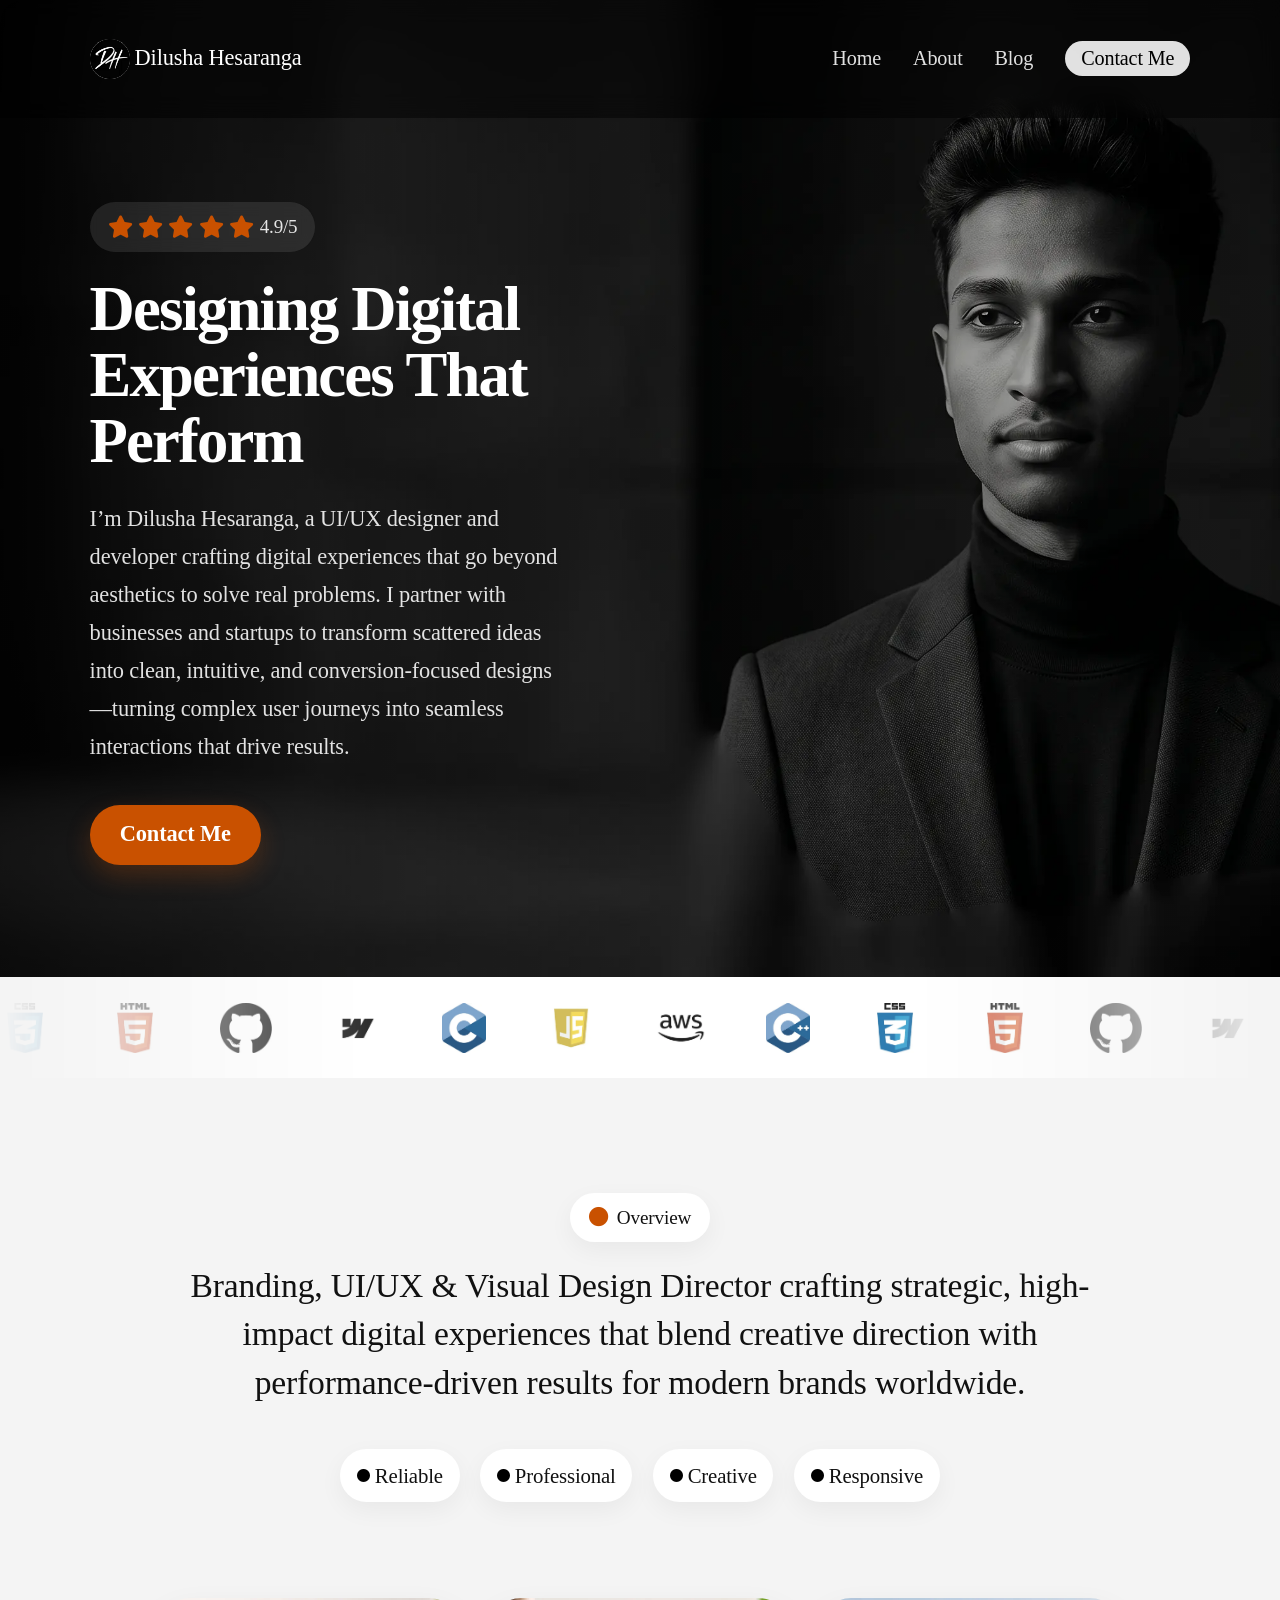
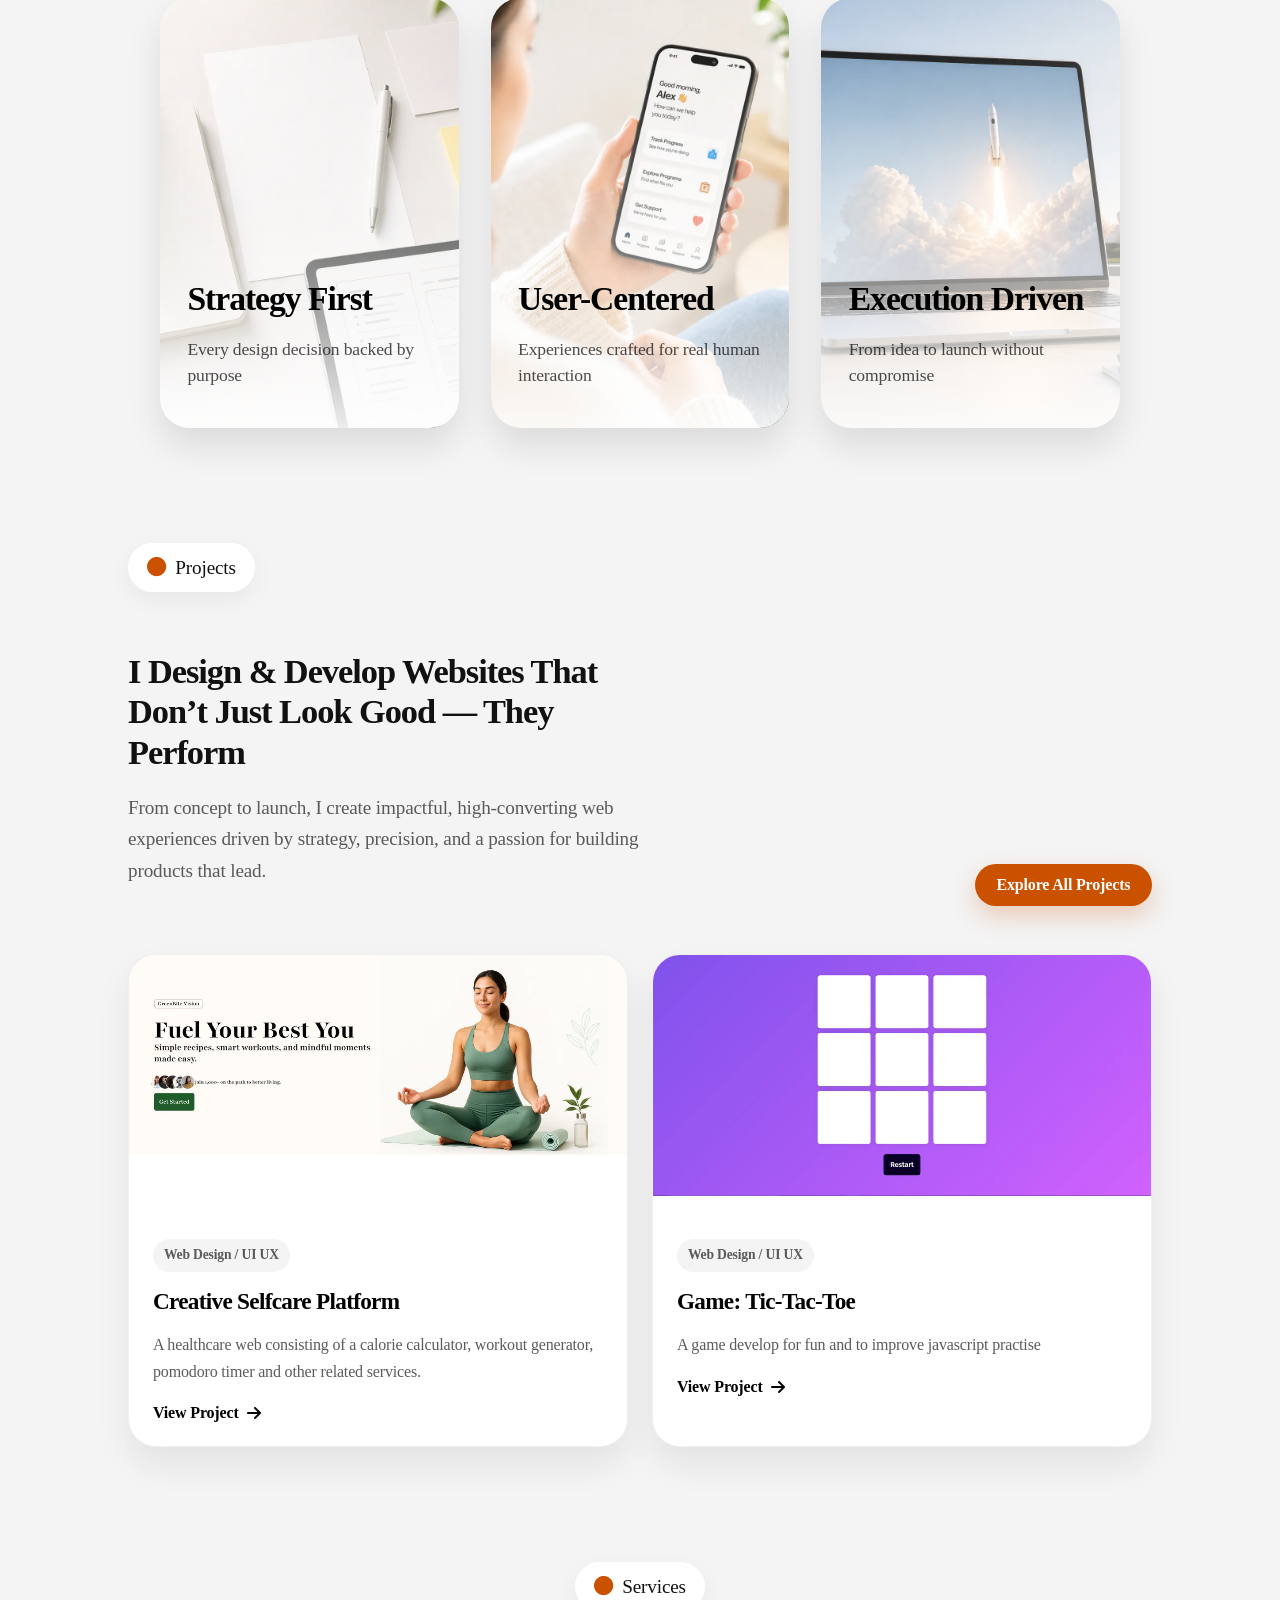
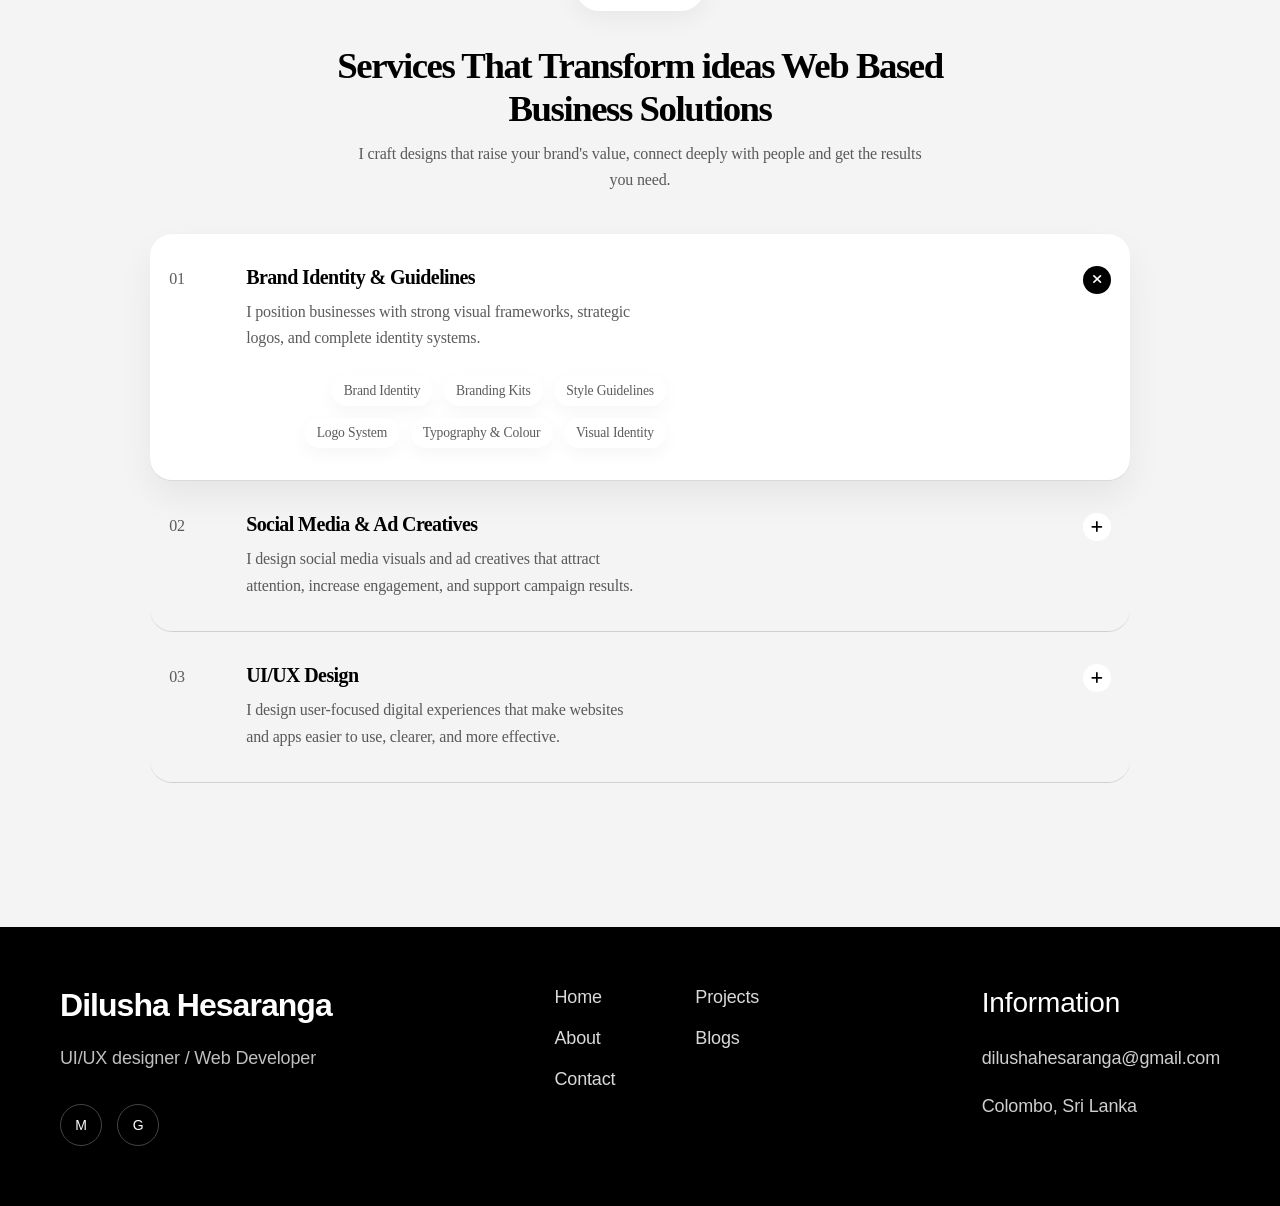
<file: index.html>
<!DOCTYPE html>
<html lang="en">
<head>
    <meta charset="UTF-8">
    <meta name="viewport" content="width=device-width, initial-scale=1.0">
    <title>Dilusha Hesaranga</title>
    <link rel="stylesheet" href="./styles/styles.css">
    <link rel="stylesheet" href="https://cdnjs.cloudflare.com/ajax/libs/font-awesome/6.0.0/css/all.min.css">
</head>
<body>

    <div class="navbar">
        <div class="nav-name">
            <img src="./images/signature.webp" alt="signature-image" loading="lazy">
            <p class="title-name">Dilusha Hesaranga</p>
        </div>

        <div class="nav-links">
            <a href="index.html">Home</a>
            <a href="about.html">About</a>
            <a href="blog.html">Blog</a>
            <a href="contact.html" id="cta">Contact Me</a>
        </div>

        <i class="fa-solid fa-bars menu-icon"></i>

        <div class="nav-links-mobile">
            <a href="index.html">Home</a>
            <a href="about.html">About</a>
            <a href="blog.html">Blog</a>
            <a href="contact.html" id="cta">Contact Me</a>
        </div>
    </div>

    <div class="hero-section">
        <img src="./images/hero_image.webp" alt="hero-image" id="hero-img">

        <div class="hero-desc">
            <div class="rate-column">
                <i class="fa-solid fa-star" style="color: var(--morange);"></i>
                <i class="fa-solid fa-star" style="color: var(--morange);"></i>
                <i class="fa-solid fa-star" style="color: var(--morange);"></i>
                <i class="fa-solid fa-star" style="color: var(--morange);"></i>
                <i class="fa-solid fa-star" style="color: var(--morange);"></i>
                <p>4.9/5</p>
            </div>

            <h1 id="hero-title">Designing Digital Experiences That Perform</h1>

            <p>I’m Dilusha Hesaranga, a UI/UX designer and developer crafting digital experiences that go beyond aesthetics to solve real problems. I partner with businesses and startups to transform scattered ideas into clean, intuitive, and conversion-focused designs—turning complex user journeys into seamless interactions that drive results.</p>

            <a href="./contact.html" class="cta-hero">
                Contact Me
            </a>
        </div>
    </div>

    <div class="marquee-section">
        <div class="displayed-marquee">
            <img src="./images/css.webp" alt="css">
            <img src="./images/html.webp" alt="html">
            <img src="./images/github.webp" alt="git">
            <img src="./images/webflow.webp" alt="webflow">
            <img src="./images/c.webp" alt="c">
            <img src="./images/js.webp" alt="js">
            <img src="./images/aws.webp" alt="aws">
            <img src="./images/c++.webp" alt="c++">

            <img src="./images/css.webp" alt="css">
            <img src="./images/html.webp" alt="html">
            <img src="./images/github.webp" alt="git">
            <img src="./images/webflow.webp" alt="webflow">
            <img src="./images/c.webp" alt="c">
            <img src="./images/js.webp" alt="js">
            <img src="./images/aws.webp" alt="aws">
            <img src="./images/c++.webp" alt="c++">
        </div>
    </div>

    <br><br><br><br><br>

    <div class="descriptive-section">
        <div class="smtopic">
            <p><i class="fa-solid fa-circle" style="color: var(--morange);"></i>
            &nbsp;Overview</p>
        </div>

        <div class="des-title">
            <p>Branding, UI/UX & Visual Design Director crafting strategic, high-impact digital experiences that blend creative direction with performance-driven results for modern brands worldwide.</p>
        </div>

        <div class="des-features">
            <p><i class="fa-solid fa-circle fa-2xs" style="color: rgb(0, 0, 0);"></i>&nbsp;Reliable</p>
            <p><i class="fa-solid fa-circle fa-2xs" style="color: rgb(0, 0, 0);"></i>&nbsp;Professional</p>
            <p><i class="fa-solid fa-circle fa-2xs" style="color: rgb(0, 0, 0);"></i>&nbsp;Creative</p>
            <p><i class="fa-solid fa-circle fa-2xs" style="color: rgb(0, 0, 0);"></i>&nbsp;Responsive</p>
        </div>
    </div>

    <br><br><br><br><br>

    <div class="features">
        <div class="feature-one">
            <h1>Strategy First</h1>
            <p>Every design decision backed by purpose</p>
        </div>

        <div class="feature-two">
            <h1>User-Centered</h1>
            <p>Experiences crafted for real human interaction</p>
        </div>

        <div class="feature-three">
            <h1>Execution Driven</h1>
            <p>From idea to launch without compromise</p>
        </div>
    </div>

    <br><br><br><br><br>

    <div class="project-section">
        <div class="smtopic">
            <p><i class="fa-solid fa-circle" style="color: var(--morange);"></i>
            &nbsp;Projects</p>
        </div>

        <div class="sub-project">
            <div class="left-project">
                <h1>I Design & Develop Websites That Don’t Just Look Good — They Perform</h1>
                <p>From concept to launch, I create impactful, high-converting web experiences driven by strategy, precision, and a passion for building products that lead.</p>
            </div>

            <div class="right-project">
                <a href="https://github.com/DilushaHesaranga?tab=repositories" target="_blank" class="cta-hero">
                    Explore All Projects
                </a>
            </div>
        </div>

        <div class="project-cards">
            <div class="project-card">
                <div class="project-img">
                    <img src="./images/greenbite.webp" alt="greenbite" loading="lazy">
                </div>

                <div class="project-card-content">
                    <p class="project-tag">Web Design / UI UX</p>
                    <h2>Creative Selfcare Platform</h2>
                    <p>A healthcare web consisting of a calorie calculator, workout generator, pomodoro timer and other related services.</p>

                    <a href="https://dilushahesaranga.github.io/GreenBite/" target="_blank" class="project-link">View Project <i class="fa-solid fa-arrow-right"></i></a>
                </div>
            </div>

            <div class="project-card">
                <div class="project-img">
                    <img src="./images/tictactoe.webp" alt="tictactoe">
                </div>

                <div class="project-card-content">
                    <p class="project-tag">Web Design / UI UX</p>
                    <h2>Game: Tic-Tac-Toe</h2>
                    <p>A game develop for fun and to improve javascript practise</p>

                    <a href="https://dilushahesaranga.github.io/tictactoe/" target="_blank" class="project-link">View Project <i class="fa-solid fa-arrow-right"></i></a>
                </div>
            </div>
        </div>
    </div>

    <br><br><br><br><br>

    <section class="services-section">
        <div class="smtopic">
            <p><i class="fa-solid fa-circle" style="color: var(--morange);"></i>
            &nbsp;Services</p>
        </div>

        <div class="services-heading">
            <h1>Services That Transform ideas Web Based Business Solutions</h1>
        </div>

        <div class="services-desc">
            <p>I craft designs that raise your brand's value, connect deeply with people and get the results you need.</p>
        </div>

        <div class="services-list">

            <div class="service-box active">
                <div class="service-top">
                    <p class="service-number">01</p>

                    <div class="service-text">
                        <h2>Brand Identity & Guidelines</h2>
                        <p>I position businesses with strong visual frameworks, strategic logos, and complete identity systems.</p>
                    </div>

                    <button type="button" class="service-btn">
                        <i class="fa-solid fa-xmark"></i>
                    </button>
                </div>

                <div class="service-extra">
                    <div class="service-tags">
                        <span>Brand Identity</span>
                        <span>Branding Kits</span>
                        <span>Style Guidelines</span>
                        <span>Logo System</span>
                        <span>Typography & Colour</span>
                        <span>Visual Identity</span>
                    </div>
                </div>
            </div>

            <div class="service-box">
                <div class="service-top">
                    <p class="service-number">02</p>

                    <div class="service-text">
                        <h2>Social Media & Ad Creatives</h2>
                        <p>I design social media visuals and ad creatives that attract attention, increase engagement, and support campaign results.</p>
                    </div>

                    <button type="button" class="service-btn">
                        <i class="fa-solid fa-plus"></i>
                    </button>
                </div>

                <div class="service-extra">
                    <div class="service-tags">
                        <span>Post Design</span>
                        <span>Ad Creatives</span>
                        <span>Campaign Design</span>
                        <span>Social Branding</span>
                    </div>
                </div>
            </div>

            <div class="service-box">
                <div class="service-top">
                    <p class="service-number">03</p>

                    <div class="service-text">
                        <h2>UI/UX Design</h2>
                        <p>I design user-focused digital experiences that make websites and apps easier to use, clearer, and more effective.</p>
                    </div>

                    <button type="button" class="service-btn">
                        <i class="fa-solid fa-plus"></i>
                    </button>
                </div>

                <div class="service-extra">
                    <div class="service-tags">
                        <span>Wireframes</span>
                        <span>User Flow</span>
                        <span>Web UI</span>
                        <span>App UI</span>
                        <span>UX Research</span>
                    </div>
                </div>
            </div>

        </div>
    </section>

    <footer class="footer">
        <div class="footer-container">
            <div class="footer-left">
                <h2>Dilusha Hesaranga</h2>
                <p>UI/UX designer / Web Developer</p>

                <div class="social-icons">
                    <a href="https://medium.com/@dilushahesaranga" target="_blank">M</a>
                    <a href="https://github.com/DilushaHesaranga" target="_blank">G</a>
                </div>
            </div>

            <div class="footer-links">
                <div>
                    <a href="./index.html">Home</a>
                    <a href="./about.html">About</a>
                    <a href="./contact.html">Contact</a>
                </div>

                <div>
                    <a href="https://github.com/DilushaHesaranga?page=3&tab=repositories" target="_blank">Projects</a>
                    <a href="./blog.html">Blogs</a>
                </div>
            </div>

            <div class="footer-info">
                <h3>Information</h3>
                <p>dilushahesaranga@gmail.com</p>
                <p>Colombo, Sri Lanka</p>
            </div>
        </div>
    </footer>

    <script src="scripts/script.js" defer></script>
</body>
</html>
</file>
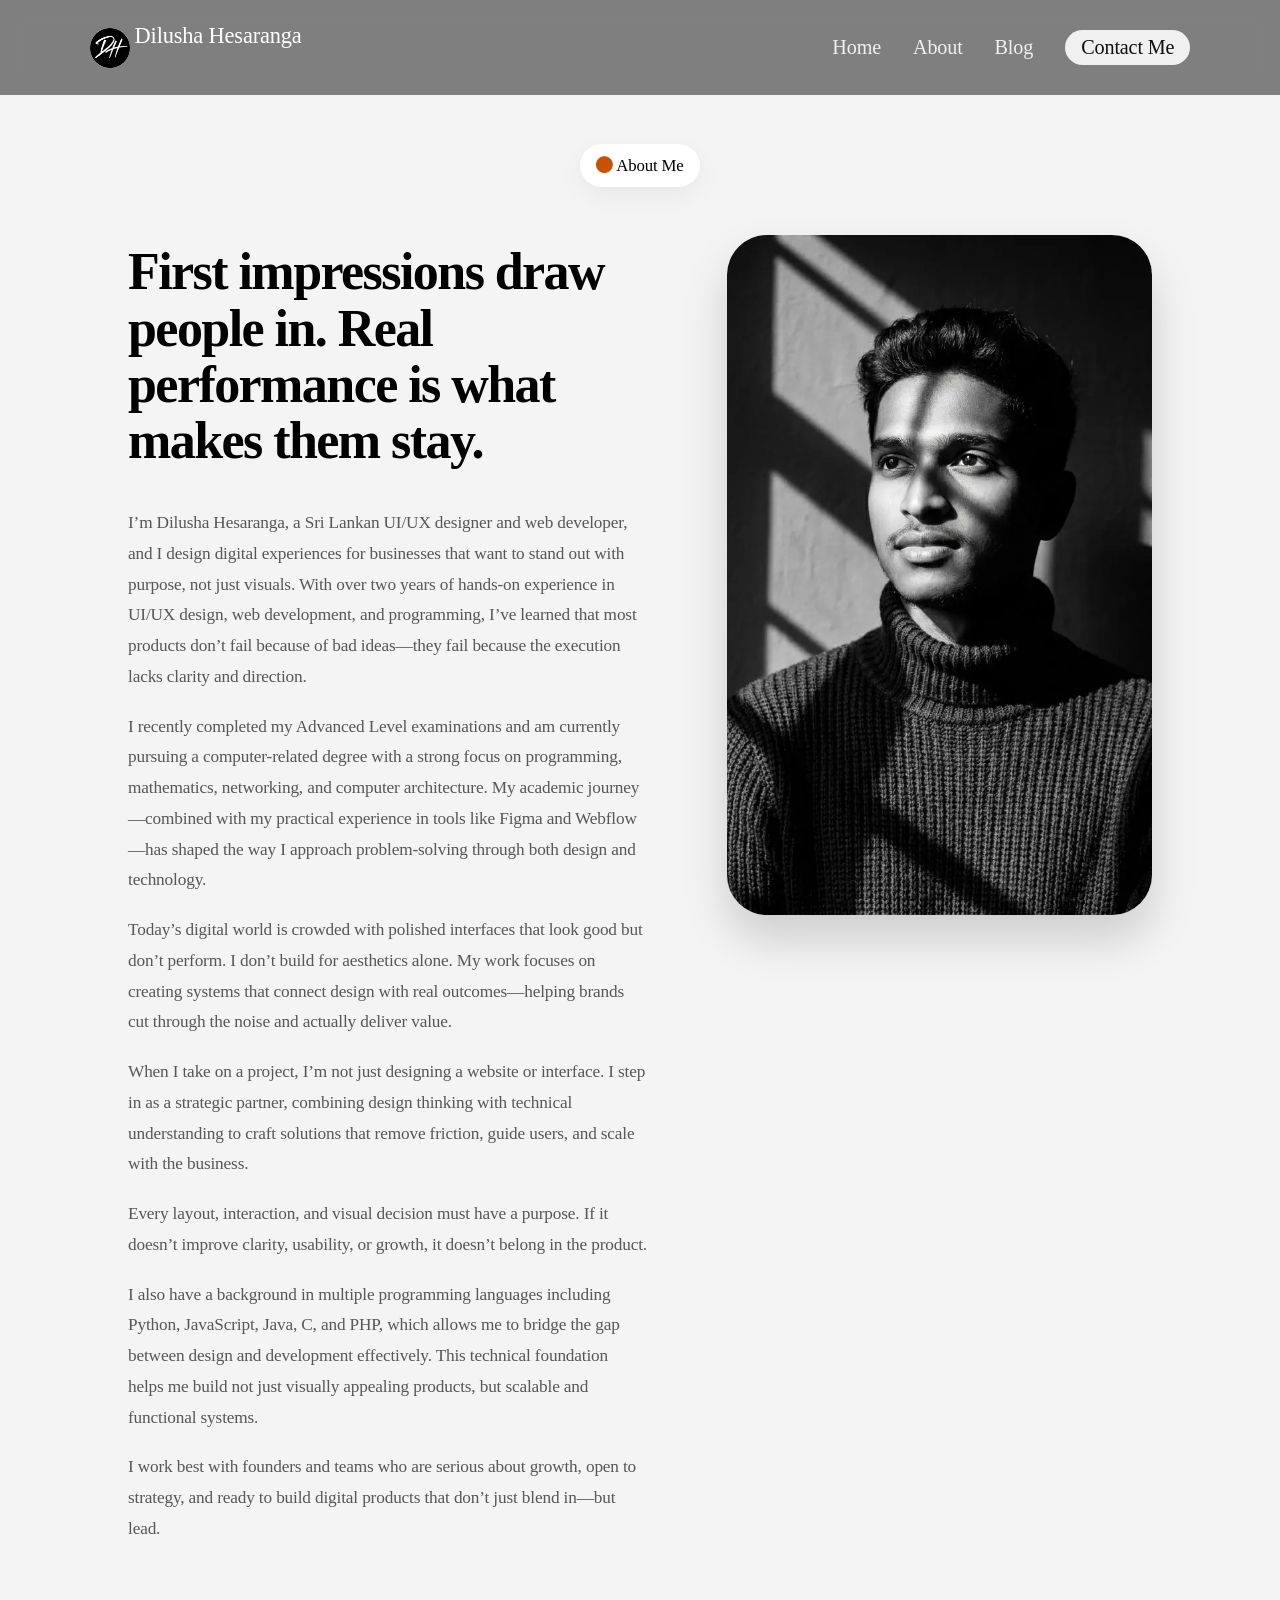
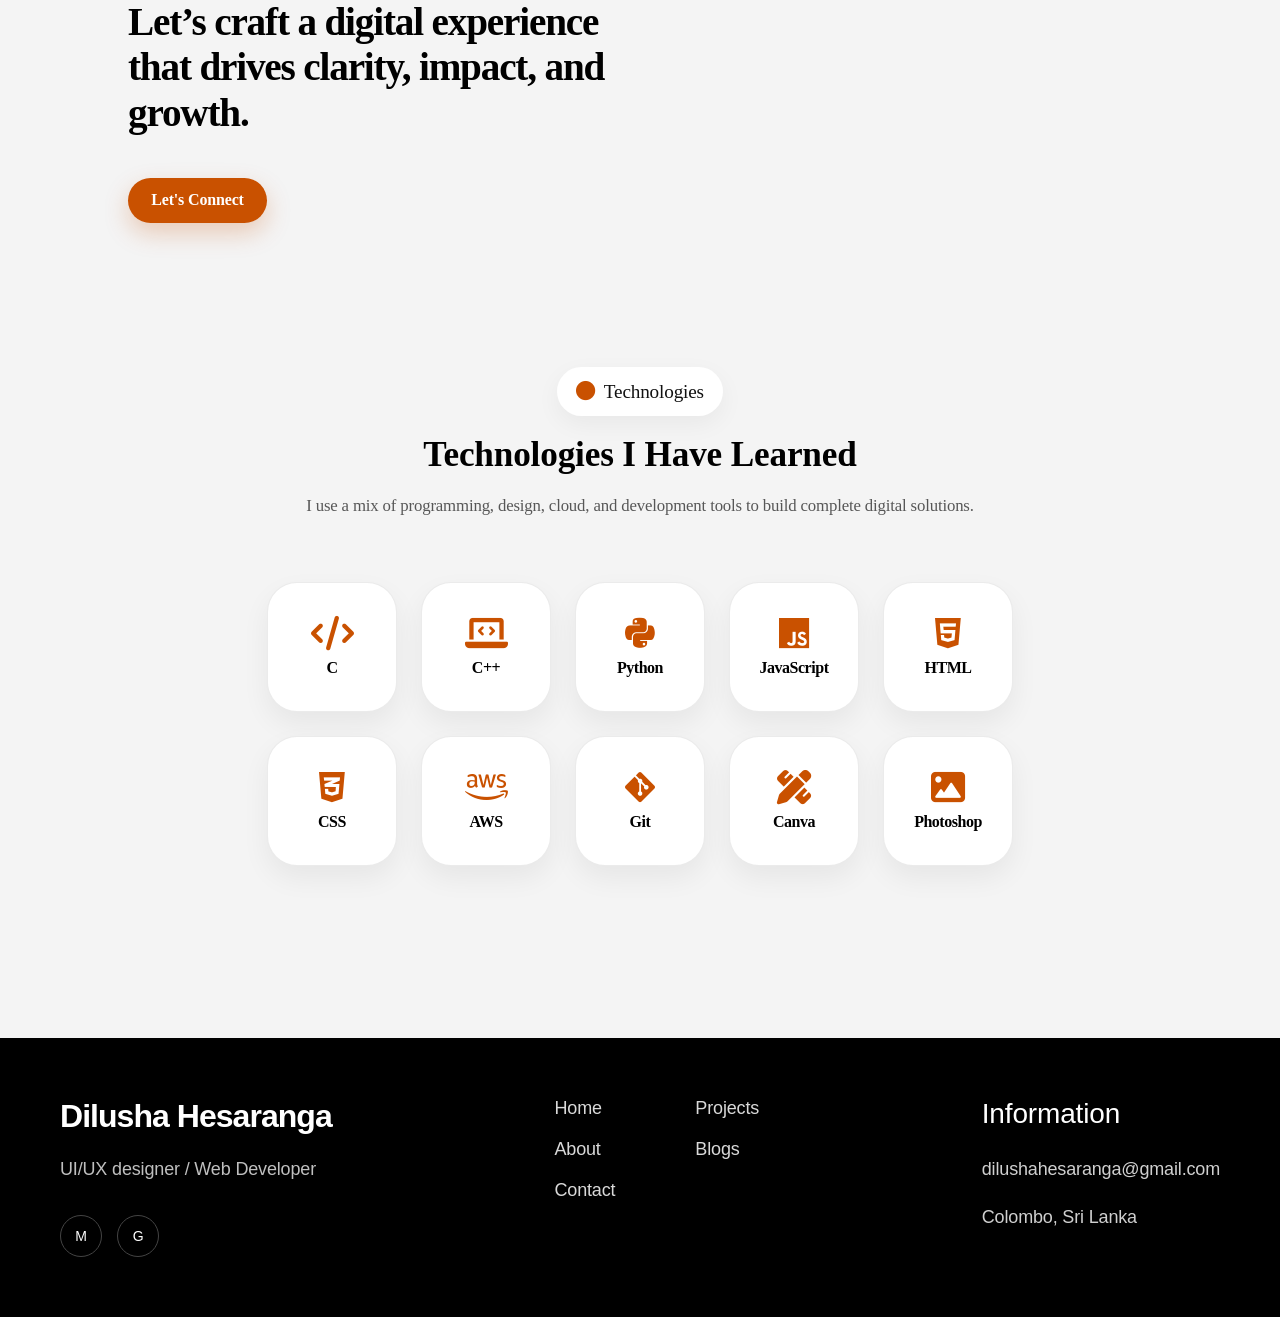
<file: about.html>
<!DOCTYPE html>
<html lang="en">
<head>
    <meta charset="UTF-8">
    <meta name="viewport" content="width=device-width, initial-scale=1.0">
    <title>Dilusha Hesaranga</title>
    <link rel="stylesheet" href="./styles/about.css">
    <link rel="stylesheet" href="./styles/styles.css">
    <link rel="stylesheet" href="https://cdnjs.cloudflare.com/ajax/libs/font-awesome/6.0.0/css/all.min.css">

</head>
<body>
        <div class="navbar">
    <div class="nav-name">
        <img src="./images/signature.webp" alt="signature-image" loading="lazy">
        <p class="title-name">Dilusha Hesaranga</p>
    </div>

    <div class="nav-links">
        <a href="index.html">Home</a>
        <a href="about.html">About</a>
        <a href="blog.html">Blog</a>
        <a href="contact.html" id="cta">Contact Me</a>
    </div>

    <i class="fa-solid fa-bars menu-icon"></i>

    <div class="nav-links-mobile">
        <a href="index.html">Home</a>
        <a href="about.html">About</a>
        <a href="blog.html">Blog</a>
        <a href="contact.html" id="cta">Contact Me</a>
    </div>
</div>  
    
    
    <section class="about-wrapper">
        <div class="about-topic">
            <p><i class="fa-solid fa-circle" style="color: var(--morange);"></i>&nbsp;About Me</p>
        </div>

        <div class="about-section">
            <div class="left-about">
                <h1>First impressions draw people in. Real performance is what makes them stay.</h1>

                <p>I’m Dilusha Hesaranga, a Sri Lankan UI/UX designer and web developer, and I design digital experiences for businesses that want to stand out with purpose, not just visuals. With over two years of hands-on experience in UI/UX design, web development, and programming, I’ve learned that most products don’t fail because of bad ideas—they fail because the execution lacks clarity and direction.</p>

                <p>I recently completed my Advanced Level examinations and am currently pursuing a computer-related degree with a strong focus on programming, mathematics, networking, and computer architecture. My academic journey—combined with my practical experience in tools like Figma and Webflow—has shaped the way I approach problem-solving through both design and technology.</p>

                <p>Today’s digital world is crowded with polished interfaces that look good but don’t perform. I don’t build for aesthetics alone. My work focuses on creating systems that connect design with real outcomes—helping brands cut through the noise and actually deliver value.</p>

                <p>When I take on a project, I’m not just designing a website or interface. I step in as a strategic partner, combining design thinking with technical understanding to craft solutions that remove friction, guide users, and scale with the business.</p>

                <p>Every layout, interaction, and visual decision must have a purpose. If it doesn’t improve clarity, usability, or growth, it doesn’t belong in the product.</p>

                <p>I also have a background in multiple programming languages including Python, JavaScript, Java, C, and PHP, which allows me to bridge the gap between design and development effectively. This technical foundation helps me build not just visually appealing products, but scalable and functional systems.</p>

                <p>I work best with founders and teams who are serious about growth, open to strategy, and ready to build digital products that don’t just blend in—but lead.</p>


                <h2>Let’s craft a digital experience that drives clarity, impact, and growth.</h2>  
                <div class="about-buttons">
                    <a href="./contact.html" class="cta-about">Let's Connect</a>
                </div>
            </div>

            <div class="right-about">
                <img src="./images/about-portrait.webp" alt="about-image">
            </div>
        </div>
    </section>

    <div class="tech-section">
    <div class="smtopic">
        <p><i class="fa-solid fa-circle" style="color: var(--morange);"></i>
        &nbsp;Technologies</p>
    </div>

    <div class="tech-title">
        <p>Technologies I Have Learned</p>
    </div>

    <div class="tech-desc">
        <p>I use a mix of programming, design, cloud, and development tools to build complete digital solutions.</p>
    </div>

    <div class="tech-grid">
        <div class="tech-card">
            <i class="fa-solid fa-code fa"></i>
            <h1>C</h1>
        </div>

        <div class="tech-card">
            <i class="fa-solid fa-laptop-code"></i>
            <h1>C++</h1>
        </div>

        <div class="tech-card">
            <i class="fa-brands fa-python"></i>
            <h1>Python</h1>
        </div>

        <div class="tech-card">
            <i class="fa-brands fa-js"></i>
            <h1>JavaScript</h1>
        </div>

        <div class="tech-card">
            <i class="fa-brands fa-html5"></i>
            <h1>HTML</h1>
        </div>

        <div class="tech-card">
            <i class="fa-brands fa-css3-alt"></i>
            <h1>CSS</h1>
        </div>

        <div class="tech-card">
            <i class="fa-brands fa-aws"></i>
            <h1>AWS</h1>
        </div>

        <div class="tech-card">
            <i class="fa-brands fa-git-alt"></i>
            <h1>Git</h1>
        </div>

        <div class="tech-card">
            <i class="fa-solid fa-pen-ruler"></i>
            <h1>Canva</h1>
        </div>

        <div class="tech-card">
            <i class="fa-solid fa-image"></i>
            <h1>Photoshop</h1>
        </div>
    </div>
</div>
    
    <footer class="footer">
        <div class="footer-container">
            <div class="footer-left">
                <h2>Dilusha Hesaranga</h2>
                <p>UI/UX designer / Web Developer</p>

                <div class="social-icons">
                    <a href="https://medium.com/@dilushahesaranga" target="_blank">M</a>
                    <a href="https://github.com/DilushaHesaranga" target="_blank">G</a>
                </div>
            </div>

            <div class="footer-links">
                <div>
                    <a href="./index.html">Home</a>
                    <a href="./about.html">About</a>
                    <a href="./contact.html">Contact</a>
                </div>

                <div>
                    <a href="https://github.com/DilushaHesaranga?page=3&tab=repositories" target="_blank">Projects</a>
                    <a href="./blog.html">Blogs</a>
                </div>
            </div>

            <div class="footer-info">
                <h3>Information</h3>
                <p>dilushahesaranga@gmail.com</p>
                <p>Colombo, Sri Lanka</p>
            </div>
        </div>
    </footer>

    <script src="scripts/script.js" defer></script>
</body>
</html>
</file>
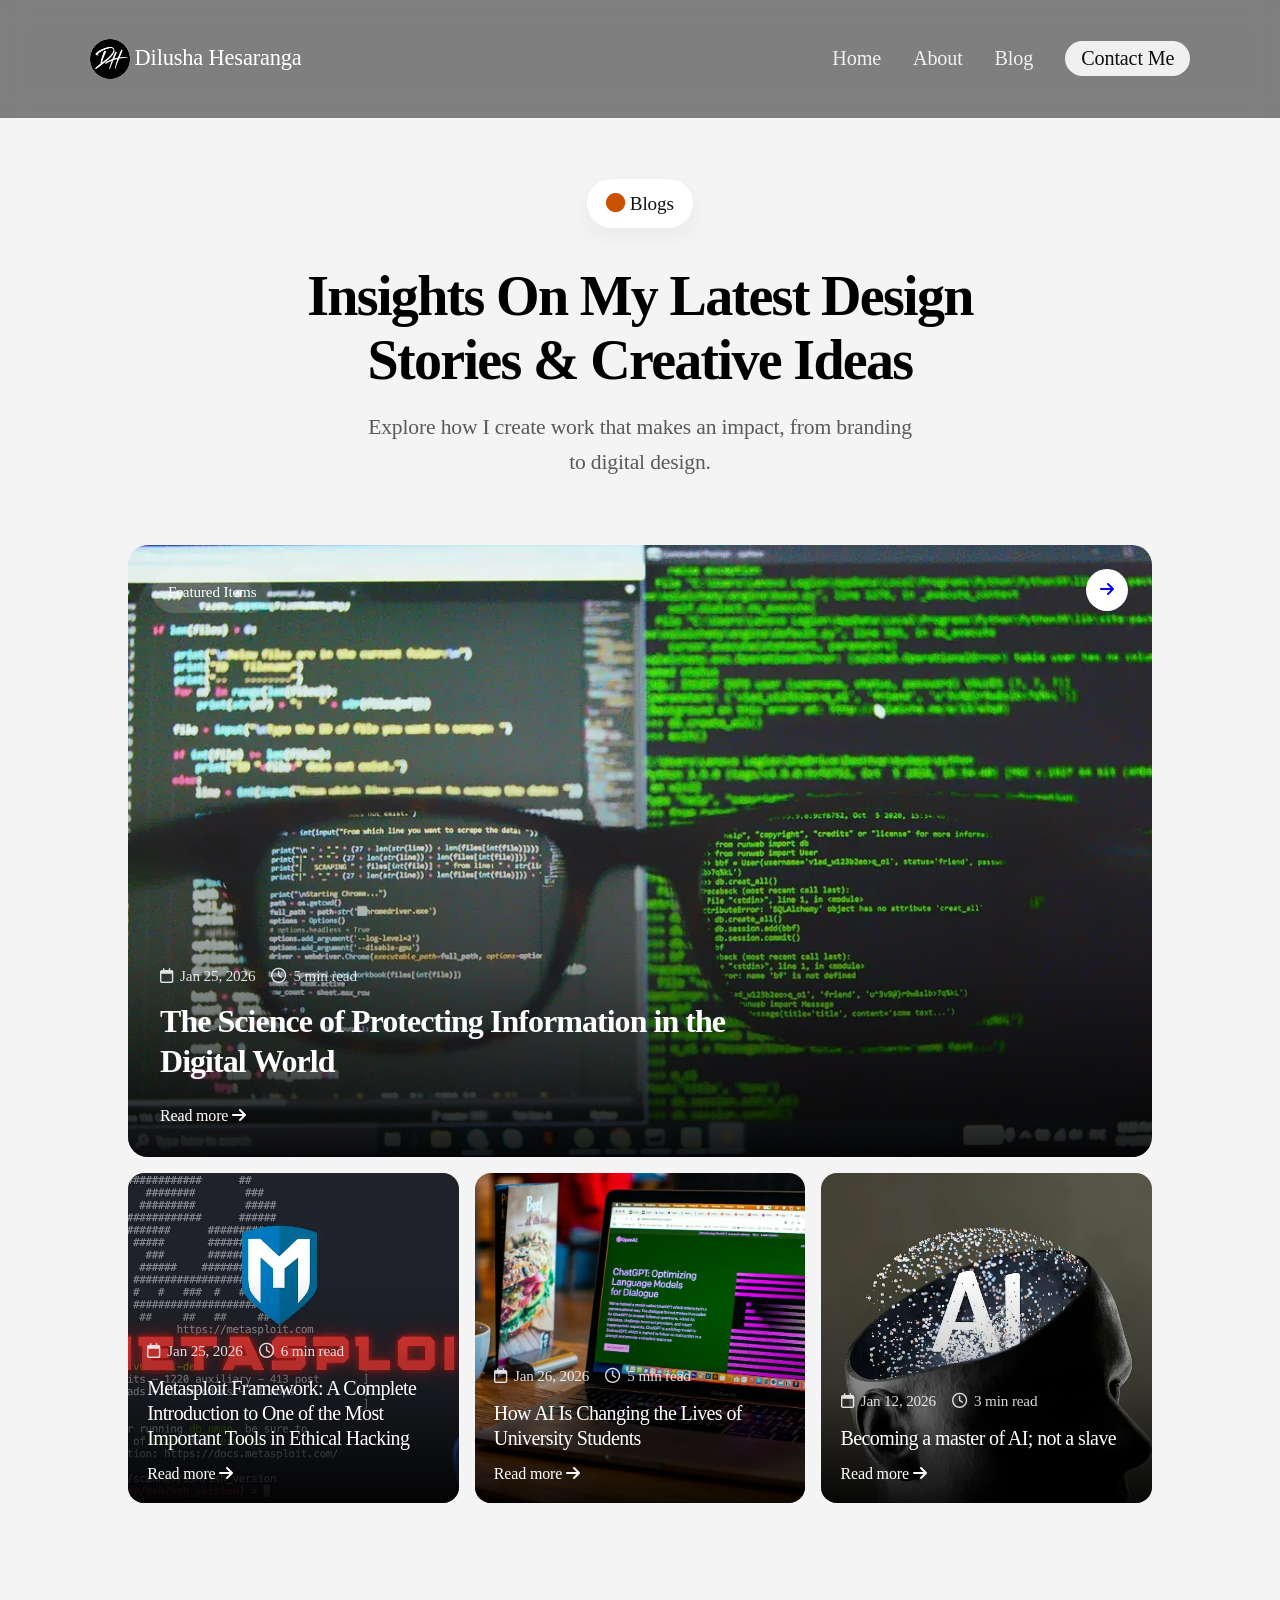
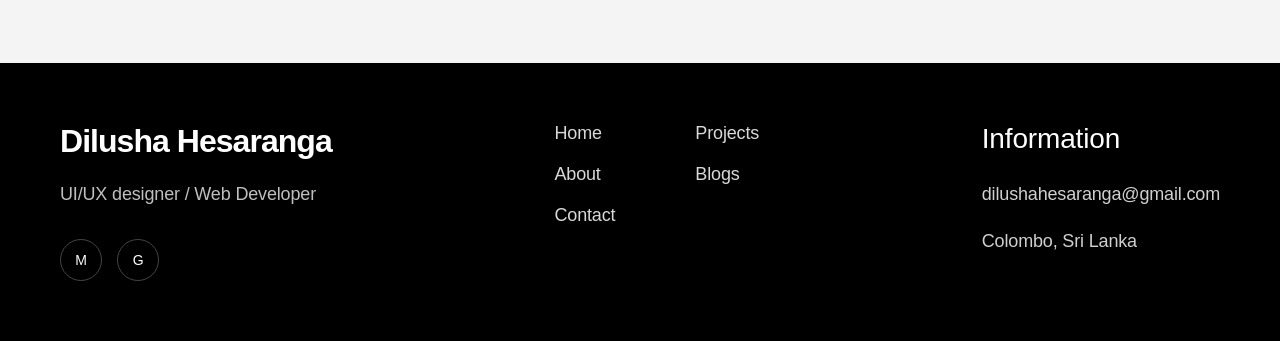
<file: blog.html>
<!DOCTYPE html>
<html lang="en">
<head>
    <meta charset="UTF-8">
    <meta name="viewport" content="width=device-width, initial-scale=1.0">
    <title>Blogs - Dilusha Hesaranga</title>
    <link rel="stylesheet" href="./styles/styles.css">
    <link rel="stylesheet" href="./styles/blog.css">
    <link rel="stylesheet" href="https://cdnjs.cloudflare.com/ajax/libs/font-awesome/6.0.0/css/all.min.css">
</head>
<body>

        <div class="navbar">
    <div class="nav-name">
        <img src="./images/signature.webp" alt="signature-image" loading="lazy">
        <p class="title-name">Dilusha Hesaranga</p>
    </div>

    <div class="nav-links">
        <a href="index.html">Home</a>
        <a href="about.html">About</a>
        <a href="blog.html">Blog</a>
        <a href="contact.html" id="cta">Contact Me</a>
    </div>

    <i class="fa-solid fa-bars menu-icon"></i>

    <div class="nav-links-mobile">
        <a href="index.html">Home</a>
        <a href="about.html">About</a>
        <a href="blog.html">Blog</a>
        <a href="contact.html" id="cta">Contact Me</a>
    </div>
</div>

    <section class="blog-hero">
        <div class="smtopic">
            <p><i class="fa-solid fa-circle" style="color: var(--morange);"></i>&nbsp;Blogs</p>
        </div>

        <div class="blog-title">
            <h1>Insights On My Latest Design Stories & Creative Ideas</h1>
        </div>

        <div class="blog-desc">
            <p>Explore how I create work that makes an impact, from branding to digital design.</p>
        </div>
    </section>

    <section class="blog-wrapper">

        <div class="featured-blog">
            <img src="./images/blog-datasec.webp" alt="featured-blog-image">

            <div class="blog-label">
                <p>Featured Items</p>
            </div>

            <div class="blog-arrow">
                <a href="https://medium.com/@dilushahesaranga/the-science-of-protecting-information-in-the-digital-world-1e6921a0bb3c" target="_blank"><i class="fa-solid fa-arrow-right"></i></a>
            </div>

            <div class="featured-content">
                <div class="blog-meta">
                    <p><i class="fa-regular fa-calendar"></i>&nbsp; Jan 25, 2026</p>
                    <p><i class="fa-regular fa-clock"></i>&nbsp; 5 min read</p>
                </div>

                <h2>The Science of Protecting Information in the Digital World</h2>

                <a href="https://medium.com/@dilushahesaranga/the-science-of-protecting-information-in-the-digital-world-1e6921a0bb3c" target="_blank">Read more <i class="fa-solid fa-arrow-right"></i></a>
            </div>
        </div>

        <div class="blog-grid">

            <div class="blog-card">
                <img src="./images/metasploit.webp" alt="blog-image-one">

                <div class="blog-card-content">
                    <div class="blog-meta">
                        <p><i class="fa-regular fa-calendar"></i>&nbsp; Jan 25, 2026</p>
                        <p><i class="fa-regular fa-clock"></i>&nbsp; 6 min read</p>
                    </div>

                    <h2>Metasploit Framework: A Complete Introduction to One of the Most Important Tools in Ethical Hacking</h2>

                    <a href="https://medium.com/@dilushahesaranga/metasploit-framework-a-complete-introduction-to-one-of-the-most-important-tools-in-ethical-hacking-f1c2d1924ebd" target="_blank">Read more <i class="fa-solid fa-arrow-right"></i></a>
                </div>
            </div>

            <div class="blog-card">
                <img src="./images/aistudents.webp" alt="blog-image-two">

                <div class="blog-card-content">
                    <div class="blog-meta">
                        <p><i class="fa-regular fa-calendar"></i>&nbsp; Jan 26, 2026</p>
                        <p><i class="fa-regular fa-clock"></i>&nbsp; 5 min read</p>
                    </div>

                    <h2>How AI Is Changing the Lives of University Students</h2>

                    <a href="https://medium.com/@dilushahesaranga/how-ai-is-changing-the-lives-of-university-students-49387ce4114f" target="_blank">Read more <i class="fa-solid fa-arrow-right"></i></a>
                </div>
            </div>

            <div class="blog-card">
                <img src="./images/ai.webp" alt="blog-image-three">

                <div class="blog-card-content">
                    <div class="blog-meta">
                        <p><i class="fa-regular fa-calendar"></i>&nbsp; Jan 12, 2026</p>
                        <p><i class="fa-regular fa-clock"></i>&nbsp; 3 min read</p>
                    </div>

                    <h2>Becoming a master of AI; not a slave</h2>

                    <a href="https://medium.com/@dilushahesaranga/becoming-a-master-of-ai-not-a-slave-abe64a6e1ab5" target="_blank">Read more <i class="fa-solid fa-arrow-right"></i></a>
                </div>
            </div>

        </div>

    </section>

    <footer class="footer">
        <div class="footer-container">
            <div class="footer-left">
                <h2>Dilusha Hesaranga</h2>
                <p>UI/UX designer / Web Developer</p>

                <div class="social-icons">
                    <a href="https://medium.com/@dilushahesaranga" target="_blank">M</a>
                    <a href="https://github.com/DilushaHesaranga" target="_blank">G</a>
                </div>
            </div>

            <div class="footer-links">
                <div>
                    <a href="./index.html">Home</a>
                    <a href="./about.html">About</a>
                    <a href="./contact.html">Contact</a>
                </div>

                <div>
                    <a href="https://github.com/DilushaHesaranga?page=3&tab=repositories" target="_blank">Projects</a>
                    <a href="./blog.html">Blogs</a>
                </div>
            </div>

            <div class="footer-info">
                <h3>Information</h3>
                <p>dilushahesaranga@gmail.com</p>
                <p>Colombo, Sri Lanka</p>
            </div>
        </div>
    </footer>


    <script src="scripts/script.js" defer></script>
</body>
</html>
</file>
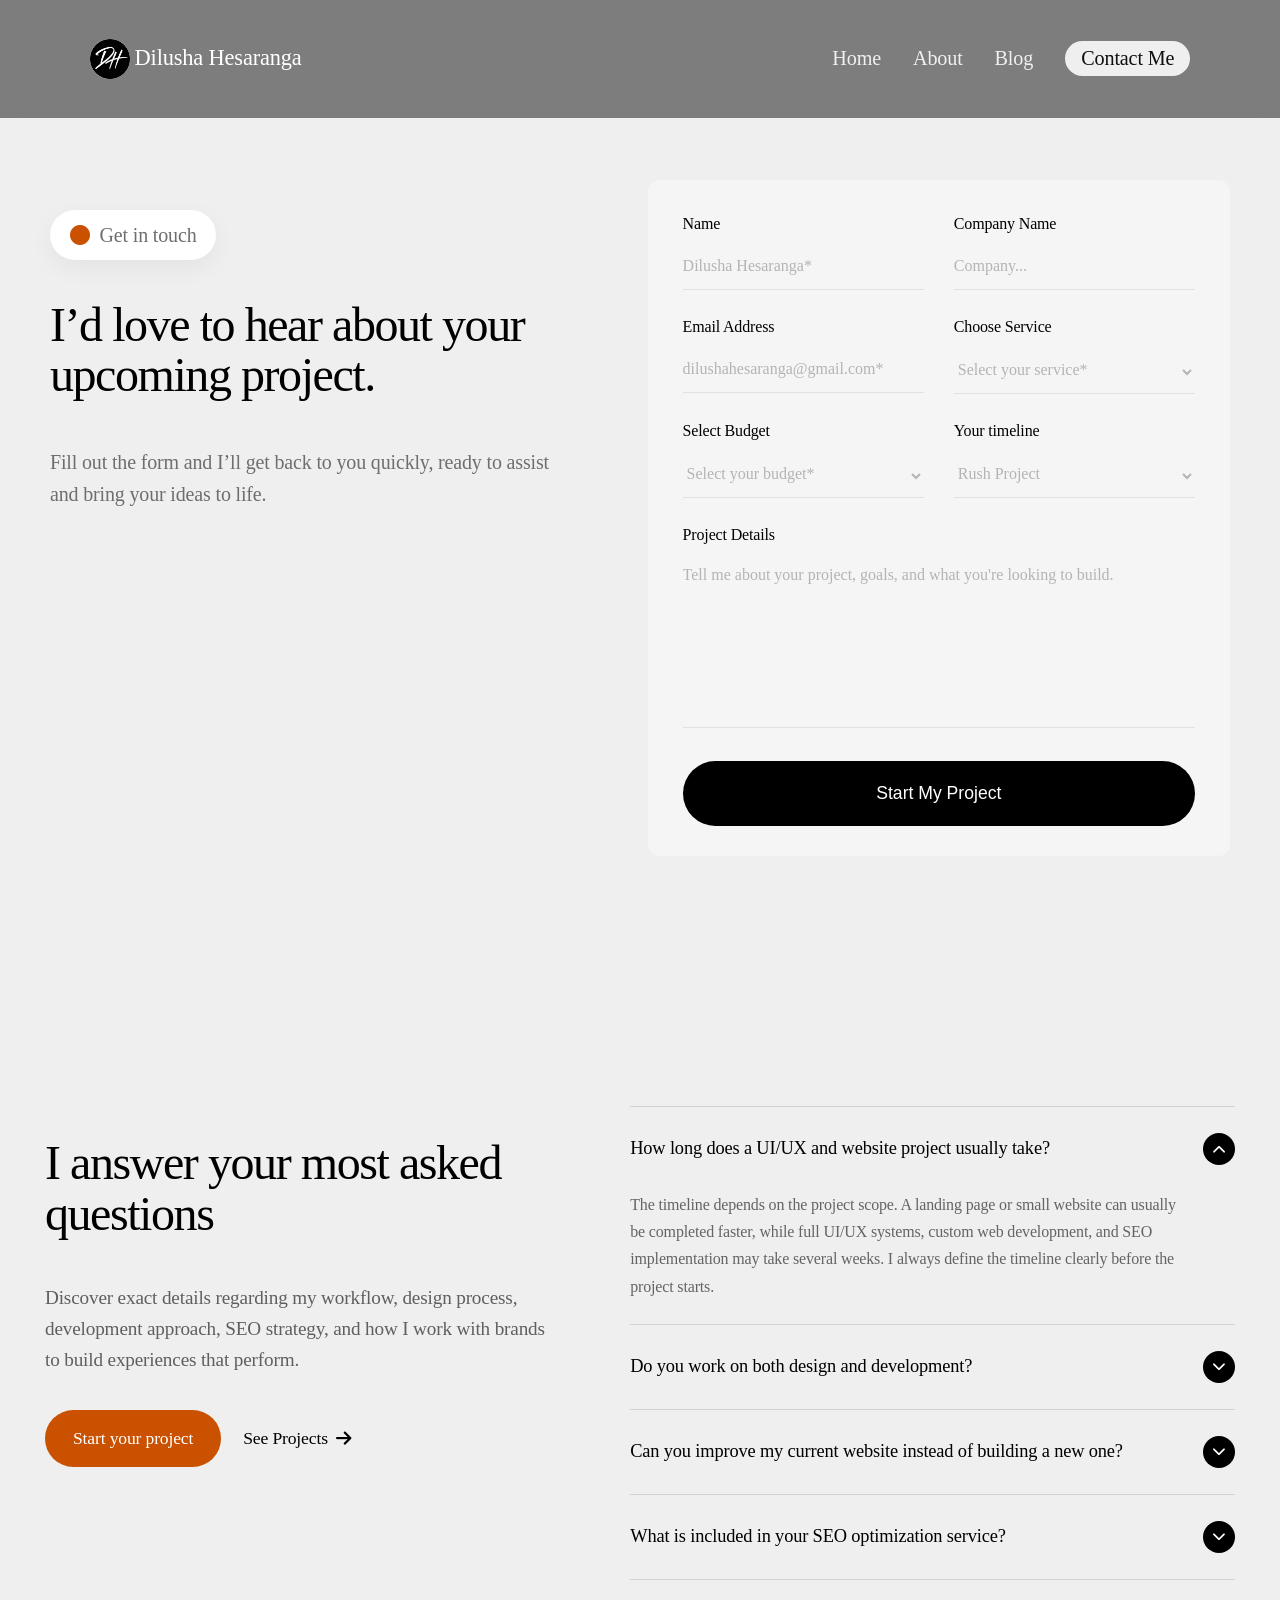
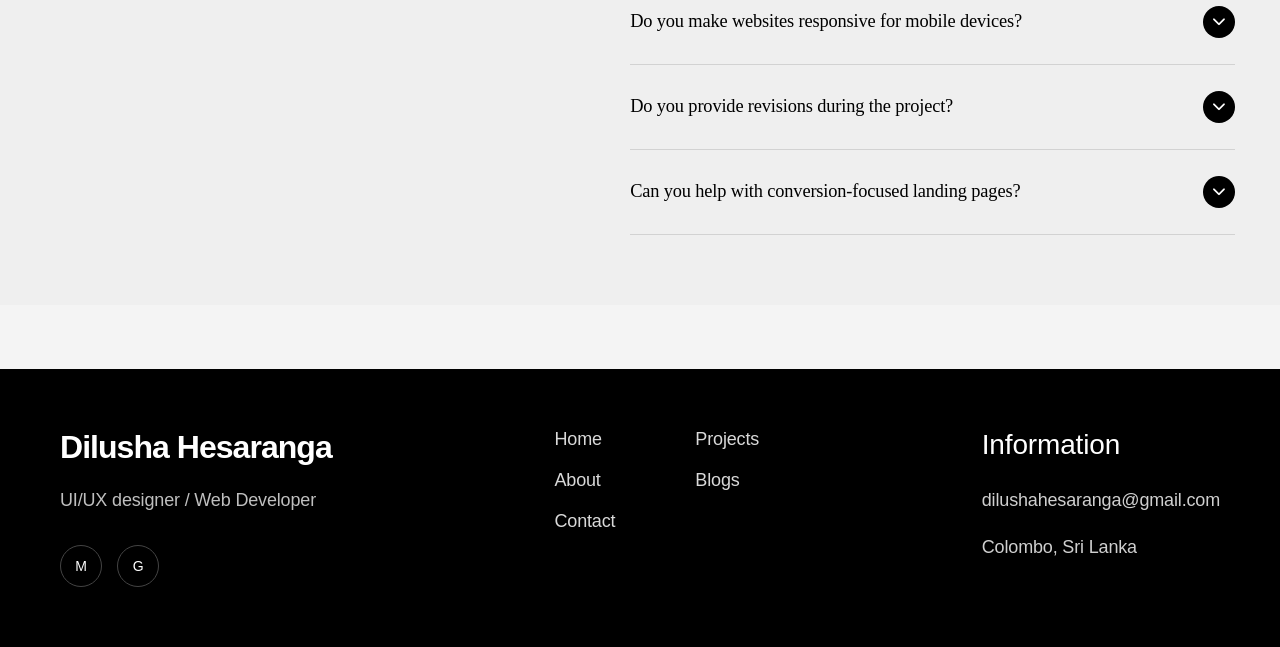
<file: contact.html>
<!DOCTYPE html>
<html lang="en">
<head>
    <meta charset="UTF-8">
    <meta name="viewport" content="width=device-width, initial-scale=1.0">
    <title>Dilusha Hesaranga</title>
    <link rel="stylesheet" href="./styles/styles.css">
    <link rel="stylesheet" href="./styles/contact.css">
    <link rel="stylesheet" href="https://cdnjs.cloudflare.com/ajax/libs/font-awesome/6.0.0/css/all.min.css">

</head>
<body>
        <div class="navbar">
    <div class="nav-name">
        <img src="./images/signature.webp" alt="signature-image" loading="lazy">
        <p class="title-name">Dilusha Hesaranga</p>
    </div>

    <div class="nav-links">
        <a href="index.html">Home</a>
        <a href="about.html">About</a>
        <a href="blog.html">Blog</a>
        <a href="contact.html" id="cta">Contact Me</a>
    </div>

    <i class="fa-solid fa-bars menu-icon"></i>

    <div class="nav-links-mobile">
        <a href="index.html">Home</a>
        <a href="about.html">About</a>
        <a href="blog.html">Blog</a>
        <a href="contact.html" id="cta">Contact Me</a>
    </div>
</div>

    <div class="contact-section" id="scrollcontact">
    <div class="contact-left">
        <div class="smtopic">
            <p><i class="fa-solid fa-circle" style="color: var(--morange);"></i>
            &nbsp;Get in touch</p>
        </div>

        <h1>I’d love to hear about your upcoming project.</h1>
        <p>
            Fill out the form and I’ll get back to you quickly, ready to assist and bring your ideas to life.
        </p>
    </div>

    <div class="contact-right">
        <form class="contact-form">
            <div class="form-row">
                <div class="form-group">
                    <label for="name">Name</label>
                    <input type="text" id="name" placeholder="Dilusha Hesaranga*" required>
                </div>

                <div class="form-group">
                    <label for="company">Company Name</label>
                    <input type="text" id="company" placeholder="Company...">
                </div>
            </div>

            <div class="form-row">
                <div class="form-group">
                    <label for="email">Email Address</label>
                    <input type="email" id="email" placeholder="dilushahesaranga@gmail.com*" required>
                </div>

                <div class="form-group">
                    <label for="service">Choose Service</label>
                    <select id="service" required>
                        <option value="" selected disabled>Select your service*</option>
                        <option value="uiux">UI/UX Design</option>
                        <option value="development">Web Development</option>
                        <option value="seo">SEO Optimization</option>
                    </select>
                </div>
            </div>

            <div class="form-row">
                <div class="form-group">
                    <label for="budget">Select Budget</label>
                    <select id="budget" required>
                        <option value="" selected disabled>Select your budget*</option>
                        <option value="500">Below $500</option>
                        <option value="1000">$500 - $1000</option>
                        <option value="2500">$1000 - $2500</option>
                        <option value="5000">$2500+</option>
                    </select>
                </div>

                <div class="form-group">
                    <label for="timeline">Your timeline</label>
                    <select id="timeline" required>
                        <option value="rush">Rush Project</option>
                        <option value="1week">Within 1 Week</option>
                        <option value="2weeks">Within 2 Weeks</option>
                        <option value="1month">Within 1 Month</option>
                    </select>
                </div>
            </div>

            <div class="form-group full-width">
                <label for="details">Project Details</label>
                <textarea id="details" rows="7" placeholder="Tell me about your project, goals, and what you're looking to build."></textarea>
            </div>

            <button type="submit" class="contact-btn" id="buttoncontact">Start My Project</button>
        </form>
    </div>
</div>

<div class="faq-section">
    <div class="faq-left">
        <h1>I answer your most asked questions</h1>
        <p>
            Discover exact details regarding my workflow, design process, development approach,
            SEO strategy, and how I work with brands to build experiences that perform.
        </p>

        <div class="faq-buttons">
            <a class="faq-cta" href="./contact.html#scrollcontact">Start your project</button>
            <a href="https://github.com/DilushaHesaranga?tab=repositories" target="_blank" class="faq-link">See Projects <i class="fa-solid fa-arrow-right"></i></a>
        </div>
    </div>

    <div class="faq-right">
        <div class="faq-item active">
            <div class="faq-question">
                <h3>How long does a UI/UX and website project usually take?</h3>
                <span class="faq-icon"><i class="fa-solid fa-chevron-down"></i></span>
            </div>
            <div class="faq-answer">
                <p>
                    The timeline depends on the project scope. A landing page or small website can usually be completed
                    faster, while full UI/UX systems, custom web development, and SEO implementation may take several weeks.
                    I always define the timeline clearly before the project starts.
                </p>
            </div>
        </div>

        <div class="faq-item">
            <div class="faq-question">
                <h3>Do you work on both design and development?</h3>
                <span class="faq-icon"><i class="fa-solid fa-chevron-down"></i></span>
            </div>
            <div class="faq-answer">
                <p>
                    Yes. I handle UI/UX design, modern website design, and front-end development. This helps keep the
                    visual quality, user experience, and final implementation consistent from start to finish.
                </p>
            </div>
        </div>

        <div class="faq-item">
            <div class="faq-question">
                <h3>Can you improve my current website instead of building a new one?</h3>
                <span class="faq-icon"><i class="fa-solid fa-chevron-down"></i></span>
            </div>
            <div class="faq-answer">
                <p>
                    Yes. I can redesign selected sections, improve usability, fix layout issues, optimize responsiveness,
                    and strengthen conversion performance without necessarily rebuilding the entire website.
                </p>
            </div>
        </div>

        <div class="faq-item">
            <div class="faq-question">
                <h3>What is included in your SEO optimization service?</h3>
                <span class="faq-icon"><i class="fa-solid fa-chevron-down"></i></span>
            </div>
            <div class="faq-answer">
                <p>
                    SEO work may include on-page optimization, heading structure, metadata, keyword-focused content guidance,
                    image optimization, page speed improvements, mobile usability improvements, and technical fixes that help
                    search engines understand your site better.
                </p>
            </div>
        </div>

        <div class="faq-item">
            <div class="faq-question">
                <h3>Do you make websites responsive for mobile devices?</h3>
                <span class="faq-icon"><i class="fa-solid fa-chevron-down"></i></span>
            </div>
            <div class="faq-answer">
                <p>
                    Yes. Every website is built to work smoothly across desktop, tablet, and mobile devices. Responsive
                    design is an essential part of my workflow because user experience and performance must stay strong on every screen size.
                </p>
            </div>
        </div>

        <div class="faq-item">
            <div class="faq-question">
                <h3>Do you provide revisions during the project?</h3>
                <span class="faq-icon"><i class="fa-solid fa-chevron-down"></i></span>
            </div>
            <div class="faq-answer">
                <p>
                    Yes. Revisions are included based on the project agreement. I keep communication clear during the
                    design and development stages so feedback can be applied efficiently without affecting quality.
                </p>
            </div>
        </div>

        <div class="faq-item">
            <div class="faq-question">
                <h3>Can you help with conversion-focused landing pages?</h3>
                <span class="faq-icon"><i class="fa-solid fa-chevron-down"></i></span>
            </div>
            <div class="faq-answer">
                <p>
                    Yes. I create landing pages that combine strong UI design, clear user flow, persuasive structure,
                    and SEO-friendly foundations to help businesses increase engagement, leads, and conversions.
                </p>
            </div>
        </div>
    </div>
</div>


<footer class="footer">
        <div class="footer-container">
            <div class="footer-left">
                <h2>Dilusha Hesaranga</h2>
                <p>UI/UX designer / Web Developer</p>

                <div class="social-icons">
                    <a href="https://medium.com/@dilushahesaranga" target="_blank">M</a>
                    <a href="https://github.com/DilushaHesaranga" target="_blank">G</a>
                </div>
            </div>

            <div class="footer-links">
                <div>
                    <a href="./index.html">Home</a>
                    <a href="./about.html">About</a>
                    <a href="./contact.html">Contact</a>
                </div>

                <div>
                    <a href="https://github.com/DilushaHesaranga?page=3&tab=repositories" target="_blank">Projects</a>
                    <a href="./blog.html">Blogs</a>
                </div>
            </div>

            <div class="footer-info">
                <h3>Information</h3>
                <p>dilushahesaranga@gmail.com</p>
                <p>Colombo, Sri Lanka</p>
            </div>
        </div>
    </footer>

    <script src="scripts/script.js" defer></script>
    <script src="scripts/contact.js" defer></script>
</body>
</html>
</file>
<file: styles/styles.css>
:root{
    --morange: rgb(201, 81, 0);
    --cta-rad:30px;
    --darkgrey:rgba(65, 65, 65, 0.863);
    --grey:rgba(163, 163, 163, 0.117);
    --p:1.4em;
    --sp:1.2em;
    --upadding:0 4em;
}

*{
    box-sizing: border-box;
}

html{
    scroll-behavior: smooth;
    overflow-x: hidden;
}

body{
    margin: 0;
    background-color: var(--grey);
    overflow-x: hidden;
    width: 100%;
    max-width: 100vw;
    color: #111;
    letter-spacing: -0.01em;
}

body > br{
    display: none;
}

img{
    max-width: 100%;
    height: auto;
}

h1{
    font-weight: 600;
    letter-spacing: -0.03em;
}

h2{
    letter-spacing: -0.03em;
}

p{
    line-height: 1.65em;
}

.navbar{
    display: flex;
    justify-content: space-between;
    padding: var(--upadding);
    padding-top: 0.8em;
    padding-bottom: 0.8em;
    align-items: center;
    font-size: var(--p);
    position: fixed;
    width: 100%;
    max-width: 100vw;
    box-sizing: border-box;
    z-index: 10;
    background-color: rgba(0, 0, 0, 0.48);
    backdrop-filter: blur(12px);
    animation: slideFromTop 1s ease;
    left: 0;
    top: 0;
}

.nav-name{
    display: flex;
    align-items: center;
    gap: 5px;
    color: white;
    min-width: 0;
}

.nav-name img{
    height: 40px;
    width: 40px;
    border-radius: 100%;
    flex-shrink: 0;
}

.title-name{
    white-space: nowrap;
}

.nav-links{
    display: flex;
    align-items: center;
    flex-wrap: wrap;
}

.nav-links a{
    margin-right: 2rem;
    text-decoration: none;
    color: white;
    font-size: 0.9em;
    opacity: 0.88;
    transition: 0.3s ease;
}

.nav-links a:hover{
    opacity: 1;
    color: var(--morange);
}

.nav-links a:last-child{
    margin-right: 0;
}

#cta{
    color: black;
    background-color: white;
    padding: 0.3em 0.8em;
    border-radius: var(--cta-rad);
    display: inline-flex;
    align-items: center;
    justify-content: center;
    transition: 0.3s ease;
}

#cta:hover{
    background-color: var(--morange);
    color: white;
    transform: translateY(-2px);
}

.navbar .fa-bars{
    display: none !important;
    color: white;
    cursor: pointer;
    font-size: 1.3em;
}

.nav-links-mobile{
    display: none;
    position: absolute;
    top: 100%;
    right: 1.5em;
    width: min(260px, calc(100% - 3em));
    padding: 1em;
    background-color: rgba(0, 0, 0, 0.90);
    border-radius: 20px;
    flex-direction: column;
    gap: 0.5em;
}

.nav-links-mobile a{
    display: block;
    color: white;
    text-decoration: none;
    padding: 0.7em 0;
}

.nav-links-mobile.active{
    display: flex !important;
}

.hero-section {
    position: relative;
    display: flex;
    align-items: flex-end;
    min-height: 100vh;
    justify-content: flex-start;
    padding-top: 90px;
    width: 100%;
    overflow: hidden;
}

.hero-section::after{
    content: "";
    position: absolute;
    inset: 0;
    background: linear-gradient(to right, rgba(0,0,0,0.78), rgba(0,0,0,0.35), rgba(0,0,0,0.15));
    z-index: 0;
}

.rate-column{
    display: flex;
    align-items: center;
    gap: 0.25em;
    margin: 0 0 0.4em 0;
    flex-wrap: wrap;
    background-color: rgba(255,255,255,0.10);
    width: fit-content;
    padding: 0.4em 0.8em;
    border-radius: var(--cta-rad);
    backdrop-filter: blur(8px);
}

.rate-column p{
    margin: 0;
    font-size: 0.85em;
}

#hero-img {
    position: absolute;
    top: 0;
    left: 0;
    width: 100%;
    height: 100%;
    max-width: none;
    object-fit: cover;
    z-index: -1;
    animation: imageAnimation 0.8s ease;
}

.hero-desc {
    position: relative;
    z-index: 2;
    padding: 5em 4em;
    max-width: 650px;
    width: 100%;
    color: white;
    font-size: var(--p);
    line-height: 1.2em;
    animation: slideFromLeft 1s ease;
}

#hero-title{
    word-break: break-word;
    font-size: 2.8em;
    line-height: 1.05em;
    margin: 0.4em 0;
    font-weight: 650;
    max-width: 700px;
}

.hero-desc p{
    max-width: 590px;
    color: rgba(255,255,255,0.88);
    line-height: 1.7em;
}

.cta-hero{
    background-color: var(--morange);
    color: white;
    font-size: 1em;
    padding: 0.75em 1.35em;
    border-radius: var(--cta-rad);
    max-width: fit-content;
    font-weight: bold;
    border: none;
    cursor: pointer;
    text-decoration: none;
    display: inline-flex;
    align-items: center;
    justify-content: center;
    margin-top: 0.7em;
    transition: 0.3s ease;
    box-shadow: 0 10px 25px rgba(201, 81, 0, 0.25);
}

.cta-hero:hover{
    transform: translateY(-3px);
    box-shadow: 0 14px 30px rgba(201, 81, 0, 0.35);
    background-color: rgb(230, 93, 0);
}

.marquee-section {
    width: 100%;
    max-width: 100vw;
    overflow: hidden;
    background-color: white;
    -webkit-mask-image: linear-gradient(to right, transparent, black 30%, black 70%, transparent);
    mask-image: linear-gradient(to right, transparent, black 30%, black 70%, transparent);
    box-shadow: 0 10px 30px rgba(0,0,0,0.04);
}

.displayed-marquee{
    padding: 1.6em 0;
    display: flex;
    gap: 60px;
    align-items: center;
    justify-content: flex-start;
    flex-wrap: nowrap;
    animation: marquee 15s linear infinite;
    width: max-content;
}

.marquee-section img{
    height: 50px;
    width: auto;
    max-width: none;
    flex-shrink: 0;
    filter: grayscale(20%);
    opacity: 0.88;
    transition: 0.3s ease;
}

.marquee-section img:hover{
    filter: grayscale(0);
    opacity: 1;
    transform: scale(1.08);
}

.smtopic{
    display: flex;
    align-items: center;
    justify-content: center;
}

.smtopic p{
    font-size: 1.2em;
    background-color: white;
    padding: 0.45em 1em;
    border-radius: var(--cta-rad);
    box-shadow: 0 8px 25px rgba(0,0,0,0.05);
    margin-bottom: 1em;
}

.descriptive-section{
    display: flex;
    flex-direction: column;
    align-items: center;
    padding: 0 1.5em;
    width: 100%;
    margin-top: 6em;
}

.des-title{
    font-size: 2em;
    font-weight: 500;
    max-width: 900px;
    text-align: center;
}

.des-title p{
    font-size: 1.05em;
    line-height: 1.45em;
    margin: 0;
    color: #111;
}

.des-features{
    display: flex;
    gap: 1em;
    font-size: 1.3em;
    flex-wrap: wrap;
    justify-content: center;
    margin-top: 2em;
}

.des-features p{
    background-color: white;
    padding: 0.45em 0.8em;
    border-radius: var(--cta-rad);
    margin: 0;
    box-shadow: 0 8px 25px rgba(0,0,0,0.05);
    transition: 0.3s ease;
}

.des-features p:hover{
    transform: translateY(-3px);
}

.features{
    display: grid;
    grid-template-columns: repeat(3, 1fr);
    padding: 0 10em;
    align-items: stretch;
    gap: 2em;
    width: 100%;
    margin-top: 6em;
}

.feature-one,
.feature-two,
.feature-three{
    position: relative;
    overflow: hidden;
    min-height: 430px;
    padding: 1.4em;
    box-shadow: 0 18px 35px rgba(0,0,0,0.10);
    transition: 0.35s ease;
}

.feature-one{
    background-image: url("../images/strategy.webp");
    width: 100%;
    background-size: cover;
    background-position: center;
    color: black;
    border-radius: var(--cta-rad);
    align-content: end;
}

.feature-two{
    background-image: url("../images/user.webp");
    width: 100%;
    background-size: cover;
    background-position: center;
    color: black;
    border-radius: var(--cta-rad);
    align-content: end;
}

.feature-three{
    background-image: url("../images/execution.webp");
    width: 100%;
    background-size: cover;
    background-position: center;
    color: black;
    border-radius: var(--cta-rad);
    align-content: end;
}

.feature-one::after,
.feature-two::after,
.feature-three::after{
    content: "";
    position: absolute;
    inset: 0;
    background: linear-gradient(to top, rgba(255,255,255,0.92), rgba(255,255,255,0.35), transparent);
    z-index: 0;
}

.feature-one h1,
.feature-one p,
.feature-two h1,
.feature-two p,
.feature-three h1,
.feature-three p{
    position: relative;
    z-index: 1;
    margin-left: 5px;
    font-weight: 500;
}

.feature-one h1,
.feature-two h1,
.feature-three h1{
    font-size: 1.45em;
    margin-bottom: 0.3em;
}

.feature-one p,
.feature-three p,
.feature-two p{
    font-size: 1.1em;
    color: rgba(0,0,0,0.70);
    line-height: 1.5em;
}

.feature-one:hover,
.feature-two:hover,
.feature-three:hover{
    transform: translateY(-8px);
    box-shadow: 0 22px 45px rgba(0,0,0,0.15);
}

.feature-one h1,
.feature-two h1,
.feature-three h1{
    font-weight: 600;
    font-size: 2.1em;
}

.project-section{
    display: flex;
    align-items: flex-start;
    padding: 0 10%;
    flex-direction: column;
    width: 100%;
    margin-top: 6em;
}

.left-project{
    max-width: 540px;
}

.left-project h1{
    font-size: 2.15em;
    line-height: 1.18em;
    font-weight: 650;
    margin-bottom: 0.5em;
}

.left-project p{
    font-size: var(--sp);
    color: var(--darkgrey);
    line-height: 1.65em;
}

.sub-project{
    display: flex;
    align-items: flex-end;
    justify-content: space-between;
    width: 100%;
    gap: 2em;
    margin-top: 1em;
}

.right-project{
    display: flex;
    align-items: flex-end;
    justify-content: flex-end;
}

.project-cards{
    display: grid;
    grid-template-columns: repeat(2, 1fr);
    gap: 1.5em;
    width: 100%;
    margin-top: 3em;
}

.project-card{
    background-color: white;
    border-radius: 28px;
    overflow: hidden;
    box-shadow: 0 18px 35px rgba(0,0,0,0.07);
    transition: 0.35s ease;
    border: 1px solid rgba(65, 65, 65, 0.08);
}

.project-card:hover{
    transform: translateY(-8px);
    box-shadow: 0 24px 45px rgba(0,0,0,0.12);
}

.project-img{
    width: 100%;
    height: 260px;
    background-size: cover;
    background-position: center;
}


.project-card-content{
    padding: 1.5em;
}

.project-tag{
    width: fit-content;
    background-color: var(--grey);
    color: var(--morange);
    padding: 0.4em 0.8em;
    border-radius: var(--cta-rad);
    font-size: 0.85em;
    font-weight: 600;
    margin: 0 0 1em 0;
}

.project-card-content h2{
    font-size: 1.45em;
    line-height: 1.2em;
    margin: 0 0 0.6em 0;
    font-weight: 650;
    color: black;
}

.project-card-content p{
    color: var(--darkgrey);
    line-height: 1.65em;
    margin-bottom: 1.2em;
}

.project-link{
    text-decoration: none;
    color: black;
    font-weight: 600;
    display: inline-flex;
    align-items: center;
    gap: 0.5em;
    transition: 0.3s ease;
}

.project-link i{
    transition: 0.3s ease;
}

.project-link:hover{
    color: var(--morange);
}

.project-link:hover i{
    transform: translateX(5px);
}

.services-section{
    width: 100%;
    padding: 0 10% 5em 10%;
    margin-top: 6em;
}

.services-heading{
    max-width: 720px;
    margin: 0 auto;
    text-align: center;
}

.services-heading h1{
    font-size: 2.3em;
    line-height: 1.15em;
    margin: 0.4em 0 0.3em 0;
    font-weight: 650;
    color: black;
    letter-spacing: -0.04em;
}

.services-desc{
    max-width: 580px;
    margin: 0 auto 2.5em auto;
    text-align: center;
}

.services-desc p{
    font-size: 1em;
    color: var(--darkgrey);
    margin: 0;
    line-height: 1.65em;
}

.services-list{
    max-width: 980px;
    margin: 0 auto;
}

.service-box{
    border-bottom: 1px solid rgba(65, 65, 65, 0.20);
    padding: 2em 1.2em;
    border-radius: 22px;
    transition: 0.3s ease;
}

.service-box:hover{
    background-color: rgba(255,255,255,0.65);
}

.service-box.active{
    background-color: white;
    box-shadow: 0 16px 35px rgba(0,0,0,0.06);
}

.service-top{
    display: flex;
    align-items: flex-start;
    gap: 2em;
}

.service-number{
    width: 45px;
    color: var(--darkgrey);
    margin: 0;
    flex-shrink: 0;
}

.service-text{
    flex: 1;
}

.service-text h2{
    font-size: 1.25em;
    margin: 0 0 0.5em 0;
    font-weight: 650;
    color: black;
}

.service-text p{
    max-width: 390px;
    margin: 0;
    color: var(--darkgrey);
    font-size: 1em;
    line-height: 1.65em;
}

.service-btn{
    width: 28px;
    height: 28px;
    border-radius: 100%;
    border: none;
    background-color: white;
    color: black;
    cursor: pointer;
    display: flex;
    align-items: center;
    justify-content: center;
    flex-shrink: 0;
    transition: 0.3s ease;
}

.service-btn:hover{
    transform: scale(1.1);
}

.service-box.active .service-btn{
    background-color: black;
    color: white;
}

.service-extra{
    display: none;
    margin-left: 77px;
    margin-top: 1.5em;
}

.service-box.active .service-extra{
    display: flex;
    align-items: flex-start;
    justify-content: space-between;
    gap: 2em;
    flex-wrap: wrap;
}

.service-images{
    display: flex;
    gap: 0.8em;
    flex-wrap: wrap;
}

.service-images img{
    width: 95px;
    height: 60px;
    object-fit: cover;
    border-radius: 6px;
}

.service-tags{
    display: flex;
    gap: 0.7em;
    flex-wrap: wrap;
    justify-content: flex-end;
    max-width: 420px;
}

.service-tags span{
    background-color: white;
    padding: 0.55em 0.9em;
    border-radius: var(--cta-rad);
    font-size: 0.85em;
    color: var(--darkgrey);
    transition: 0.3s ease;
    box-shadow: 0 6px 18px rgba(0,0,0,0.04);
}

.service-tags span:hover{
    transform: translateY(-2px);
    background-color: var(--morange);
    color: white;
}

.footer {
    background-color: #000;
    color: #fff;
    padding: 60px 60px;
    font-family: Arial, sans-serif;
    width: 100%;
    margin-top: 4em;
}

.footer-container {
    display: flex;
    justify-content: space-between;
    align-items: flex-start;
    gap: 60px;
    flex-wrap: wrap;
}

.footer-left h2 {
    font-size: 32px;
    font-weight: 650;
    margin: 0 0 20px;
}

.footer-left p {
    font-size: 18px;
    color: #bfbfbf;
    margin-bottom: 30px;
}

.social-icons {
    display: flex;
    gap: 15px;
    flex-wrap: wrap;
}

.social-icons a {
    width: 42px;
    height: 42px;
    border: 1px solid #444;
    border-radius: 50%;
    display: flex;
    align-items: center;
    justify-content: center;
    text-decoration: none;
    color: #fff;
    font-size: 14px;
    transition: 0.3s ease;
}

.social-icons a:hover {
    transform: translateY(-3px);
    border-color: var(--morange);
    color: var(--morange);
}

.footer-links {
    display: flex;
    gap: 80px;
    flex-wrap: wrap;
}

.footer-links div {
    display: flex;
    flex-direction: column;
    gap: 20px;
}

.footer-links a {
    color: #d9d9d9;
    text-decoration: none;
    font-size: 18px;
    transition: 0.3s ease;
}

.footer-links a:hover {
    color: var(--morange);
}

.footer-info h3 {
    font-size: 28px;
    margin: 0 0 25px;
    font-weight: 500;
}

.footer-info p {
    font-size: 18px;
    color: #cfcfcf;
    margin: 0 0 18px;
    word-break: break-word;
}

@media (max-width: 1200px) {
    :root{
        --upadding: 0 2.5em;
    }

    .features{
        padding: 0 5em;
        gap: 1.5em;
    }

    .project-section{
        padding: 0 6%;
    }

    .services-section{
        padding: 0 7% 5em 7%;
    }
}

@media (max-width: 992px) {
    :root{
        --p: 1.2em;
        --sp: 1.05em;
        --upadding: 0 2em;
    }

    .navbar{
        padding-top: 1em;
        padding-bottom: 1em;
    }

    .hero-section{
        min-height: 90vh;
        padding-top: 110px;
        padding-bottom: 4em;
        align-items: flex-end;
    }

    .hero-desc{
        max-width: 100%;
        padding: 4em 2em;
    }

    #hero-title{
        font-size: 2.2em;
    }

    .descriptive-section,
    .features,
    .project-section,
    .services-section{
        margin-top: 4.5em;
    }

    .des-title{
        font-size: 1.7em;
    }

    .features{
        grid-template-columns: repeat(2, 1fr);
        padding: 0 2em;
    }

    .sub-project{
        flex-direction: column;
        align-items: flex-start;
    }

    .left-project{
        max-width: 100%;
    }

    .left-project h1{
        font-size: 1.85em;
    }

    .right-project{
        width: 100%;
        justify-content: flex-start;
    }

    .project-cards{
        grid-template-columns: 1fr;
        margin-top: 2.5em;
    }

    .project-img{
        height: 240px;
    }

    .services-section{
        padding: 0 5% 4em 5%;
    }

    .services-heading h1{
        font-size: 2em;
    }

    .service-box.active .service-extra{
        flex-direction: column;
    }

    .service-tags{
        justify-content: flex-start;
    }

    .footer {
        padding: 50px 35px;
    }

    .footer-container {
        flex-direction: column;
        gap: 40px;
    }

    .footer-links {
        gap: 40px;
    }
}

@media (max-width: 768px) {
    :root{
        --upadding: 0 1.2em;
    }

    .navbar{
        font-size: 1em;
        gap: 1em;
        padding-top: 1em;
        padding-bottom: 1em;
    }

    .title-name{
        font-size: 0.95em;
    }

    .nav-links{
        display: none;
    }

    .navbar .fa-bars{
        display: block !important;
    }

    .hero-section{
        align-items: flex-end;
        min-height: 90vh;
    }

    .hero-section::after{
        background: linear-gradient(to top, rgba(0,0,0,0.82), rgba(0,0,0,0.40));
    }

    .hero-desc{
        padding: 2em 1.2em;
        font-size: 1.05em;
    }

    #hero-title{
        font-size: 1.9em;
        line-height: 1.12em;
    }

    .hero-desc p{
        line-height: 1.6em;
    }

    .rate-column{
        margin-bottom: 0;
    }

    .displayed-marquee{
        gap: 40px;
        padding: 1.5em 0;
    }

    .marquee-section img{
        height: 40px;
    }

    .descriptive-section,
    .features,
    .project-section,
    .services-section{
        margin-top: 3.8em;
    }

    .des-title{
        font-size: 1.45em;
    }

    .des-features{
        font-size: 1em;
        gap: 0.8em;
    }

    .features{
        grid-template-columns: 1fr;
        padding: 0 1.2em;
        gap: 1.4em;
    }

    .feature-one,
    .feature-two,
    .feature-three{
        min-height: 340px;
    }

    .project-section{
        padding: 0 1.2em;
    }

    .left-project h1{
        font-size: 1.6em;
    }

    .services-section{
        padding: 0 1.2em 4em 1.2em;
    }

    .services-heading h1{
        font-size: 1.7em;
    }

    .services-desc p{
        font-size: 0.95em;
    }

    .service-top{
        gap: 1em;
    }

    .service-number{
        width: 35px;
    }

    .service-extra{
        margin-left: 51px;
    }

    .service-text h2{
        font-size: 1.15em;
    }

    .service-text p{
        font-size: 0.95em;
    }

    .footer {
        padding: 40px 20px;
    }

    .footer-left h2 {
        font-size: 26px;
    }

    .footer-info h3 {
        font-size: 24px;
    }

    .footer-links a,
    .footer-left p,
    .footer-info p {
        font-size: 16px;
    }
}

@media (max-width: 576px) {
    .navbar{
        padding-left: 1em;
        padding-right: 1em;
    }

    .nav-name{
        gap: 8px;
        max-width: calc(100% - 40px);
    }

    .title-name{
        overflow: hidden;
        text-overflow: ellipsis;
    }

    .nav-links-mobile{
        right: 1em;
        width: calc(100% - 2em);
    }

    .hero-section{
        min-height: 85vh;
        padding-top: 85px;
    }

    .hero-desc{
        padding: 1.5em 1em;
    }

    .hero-desc p{
        font-size: 0.95em;
    }

    #hero-title{
        font-size: 1.55em;
    }

    .cta-hero{
        width: 100%;
        max-width: 220px;
        text-align: center;
        text-decoration: none;
        padding: 0.7em 1.1em;
    }

    .descriptive-section,
    .features,
    .project-section,
    .services-section{
        margin-top: 3.2em;
    }

    .des-title{
        font-size: 1.25em;
    }

    .des-title p{
        font-size: 0.95em;
    }

    .project-cards{
        gap: 1em;
        margin-top: 2em;
    }

    .project-card{
        border-radius: 22px;
    }

    .project-img{
        height: 200px;
    }

    .project-card-content{
        padding: 1.2em;
    }

    .project-card-content h2{
        font-size: 1.2em;
    }

    .services-heading h1{
        font-size: 1.45em;
    }

    .services-desc{
        margin-bottom: 1.5em;
    }

    .service-box{
        padding: 1.5em 0.8em;
    }

    .service-top{
        gap: 0.8em;
    }

    .service-number{
        width: 28px;
        font-size: 0.9em;
    }

    .service-extra{
        margin-left: 0;
    }

    .service-btn{
        width: 25px;
        height: 25px;
        font-size: 0.75em;
    }

    .service-images img{
        width: 75px;
        height: 50px;
    }

    .service-tags span{
        font-size: 0.8em;
    }

    .footer-links {
        flex-direction: column;
        gap: 25px;
    }
}

@media (max-width: 420px) {
    .nav-name img{
        height: 34px;
        width: 34px;
    }

    .title-name{
        font-size: 0.85em;
    }

    .hero-section{
        min-height: 80vh;
    }

    .hero-desc{
        font-size: 0.95em;
    }

    #hero-title{
        font-size: 1.3em;
    }

    .des-features{
        flex-direction: column;
        align-items: center;
    }

    .feature-one,
    .feature-two,
    .feature-three{
        min-height: 280px;
    }

    .displayed-marquee{
        gap: 30px;
    }

    .marquee-section img{
        height: 34px;
    }

    .services-heading h1{
        font-size: 1.3em;
    }
}

/*Animations*/
@keyframes slideFromLeft {
    from {
        transform: translateX(-50px);
        opacity: 0;
    }
    to {
        transform: translateX(0);
        opacity: 1;
    }
}

@keyframes slideFromTop {
    from {
        transform: translateY(-50px);
        opacity: 0;
    }
    to {
        transform: translateY(0);
        opacity: 1;
    }
}

@keyframes imageAnimation{
    from{
        filter: blur(10px);
    }
    to{
        filter: blur(0);
    }
}

@keyframes marquee{
    from{
        transform: translateX(0);
    }
    to{
        transform: translateX(-50%);
    }
}
</file>
<file: styles/about.css>
:root{
    --morange: rgb(201, 81, 0);
    --cta-rad: 30px;
    --darkgrey: rgba(65, 65, 65, 0.863);
    --grey: rgba(163, 163, 163, 0.117);
    --p: 1.4em;
    --sp: 1.2em;
    --upadding: 0 4em;
}

*{
    box-sizing: border-box;
}

html{
    scroll-behavior: smooth;
    overflow-x: hidden;
}

body{
    margin: 0;
    background-color: var(--grey);
    overflow-x: hidden;
    color: #111;
    letter-spacing: -0.01em;
}

img{
    max-width: 100%;
    height: auto;
}

h1,h2,p{
    margin-top: 0;
}

h1,h2{
    letter-spacing: -0.03em;
}

p{
    line-height: 1.65em;
}

.about-wrapper{
    margin-top: 5em;
    width: 100%;
    min-height: 100vh;
    padding: 4em 10% 4em 10%;
    display: flex;
    flex-direction: column;
    justify-content: center;
}

.about-topic{
    display: flex;
    align-items: center;
    justify-content: center;
    margin-bottom: 3em;
}

.about-topic p{
    font-size: 1.05em;
    color: black;
    margin: 0;
    background-color: white;
    padding: 0.45em 1em;
    border-radius: var(--cta-rad);
    box-shadow: 0 8px 25px rgba(0,0,0,0.05);
}

.about-section{
    display: grid;
    grid-template-columns: 1.1fr 0.9fr;
    gap: 5em;
    align-items: start;
}

.left-about{
    padding-top: 0.6em;
}

.left-about h1{
    font-size: 3.25em;
    font-weight: 650;
    line-height: 1.08em;
    max-width: 680px;
    margin-bottom: 0.75em;
    color: black;
}

.left-about p{
    font-size: 1.08em;
    line-height: 1.78em;
    color: rgba(65, 65, 65, 0.88);
    max-width: 720px;
    margin-bottom: 1.1em;
}

.left-about h2{
    font-size: 2.45em;
    font-weight: 650;
    line-height: 1.15em;
    max-width: 650px;
    margin-top: 1.4em;
    margin-bottom: 1.1em;
    color: black;
}

.about-buttons{
    display: flex;
    align-items: center;
    gap: 1.5em;
    flex-wrap: wrap;
    margin-top: 0.8em;
}

.cta-about{
    text-decoration: none;
    background-color: var(--morange);
    color: white;
    padding: 0.85em 1.45em;
    border-radius: var(--cta-rad);
    font-weight: 600;
    display: inline-flex;
    align-items: center;
    justify-content: center;
    transition: 0.3s ease;
    box-shadow: 0 10px 25px rgba(201, 81, 0, 0.25);
}

.cta-about:hover{
    transform: translateY(-3px);
    background-color: rgb(230, 93, 0);
    box-shadow: 0 14px 30px rgba(201, 81, 0, 0.35);
}


.right-about{
    display: flex;
    justify-content: center;
    align-items: flex-start;
}

.right-about img{
    width: 100%;
    max-width: 470px;
    height: 680px;
    object-fit: cover;
    border-radius: 40px;
    display: block;
    box-shadow: 0 24px 45px rgba(0,0,0,0.16);
    transition: 0.35s ease;
}

.right-about img:hover{
    transform: translateY(-6px);
    box-shadow: 0 30px 55px rgba(0,0,0,0.20);
}

.tech-section{
    display: flex;
    flex-direction: column;
    align-items: center;
    padding: 5em 10% 4em 10%;
    justify-content: center;
    width: 100%;
}

.tech-title{
    max-width: 800px;
    text-align: center;
}

.tech-title p{
    font-size: 2.2em;
    line-height: 1.15em;
    font-weight: 650;
    margin: 0;
    color: black;
}

.tech-desc{
    max-width: 760px;
    text-align: center;
}

.tech-desc p{
    font-size: 1.05em;
    color: rgba(65, 65, 65, 0.88);
    margin-top: 1em;
    line-height: 1.65em;
}

.tech-grid{
    display: grid;
    grid-template-columns: repeat(5, 130px);
    gap: 1.5em;
    width: 100%;
    margin: 2.8em 0;
    justify-content: center;
    justify-items: center;
    align-items: center;
}

.tech-card{
    background-color: white;
    border-radius: var(--cta-rad);
    display: flex;
    flex-direction: column;
    align-items: center;
    justify-content: center;
    gap: 0.55em;
    height: 130px;
    width: 130px;
    border: 1px solid rgba(65, 65, 65, 0.10);
    box-shadow: 0 12px 28px rgba(0,0,0,0.06);
    text-align: center;
    transition: 0.3s ease;
}

.tech-card i{
    font-size: 2.15em;
    color: var(--morange);
    transition: 0.3s ease;
}

.tech-card h1{
    font-size: 1em;
    font-weight: 600;
    margin: 0;
    color: black;
    transition: 0.3s ease;
}

.tech-card:hover{
    transform: translateY(-7px);
    background-color: var(--morange);
    color: white;
    cursor: pointer;
    box-shadow: 0 18px 35px rgba(201, 81, 0, 0.24);
}

.tech-card:hover i,
.tech-card:hover h1{
    color: white;
}

@media (max-width: 1200px){
    .about-wrapper{
        padding: 3.5em 7% 3.5em 7%;
    }

    .about-section{
        gap: 3.5em;
    }

    .left-about h1{
        font-size: 2.75em;
    }

    .left-about h2{
        font-size: 2.15em;
    }

    .left-about p{
        font-size: 1.03em;
    }

    .right-about img{
        height: 620px;
    }

    .tech-section{
        padding: 4.5em 6% 3.5em 6%;
    }

    .tech-grid{
        grid-template-columns: repeat(4, 130px);
    }
}

@media (max-width: 992px){
    .about-wrapper{
        padding: 3em 5% 3em 5%;
    }

    .about-section{
        grid-template-columns: 1fr;
        gap: 2.5em;
    }

    .left-about{
        order: 2;
        padding-top: 0;
    }

    .right-about{
        order: 1;
        justify-content: flex-start;
    }

    .right-about img{
        max-width: 420px;
        height: 560px;
    }

    .left-about h1{
        font-size: 2.35em;
        max-width: 100%;
    }

    .left-about h2{
        font-size: 2em;
        max-width: 100%;
    }

    .left-about p{
        max-width: 100%;
    }

    .tech-section{
        padding: 4em 2em 3em 2em;
    }

    .tech-title p{
        font-size: 1.85em;
    }

    .tech-grid{
        grid-template-columns: repeat(3, 130px);
    }

    .tech-card{
        height: 130px;
        width: 130px;
    }
}

@media (max-width: 768px){
    .about-wrapper{
        padding: 2.5em 1.2em 2.5em 1.2em;
    }

    .about-topic{
        margin-bottom: 2em;
    }

    .about-section{
        gap: 2em;
    }

    .left-about h1{
        font-size: 2em;
        line-height: 1.15em;
    }

    .left-about h2{
        font-size: 1.75em;
        line-height: 1.22em;
        margin-top: 1.25em;
    }

    .left-about p{
        font-size: 1em;
        line-height: 1.7em;
    }

    .about-buttons{
        gap: 1.1em;
    }

    .right-about img{
        width: 100%;
        max-width: 100%;
        height: 500px;
        border-radius: 30px;
    }

    .tech-section{
        padding: 3.5em 1.2em 2.8em 1.2em;
    }

    .tech-title p{
        font-size: 1.55em;
    }

    .tech-desc p{
        font-size: 1em;
    }

    .tech-grid{
        grid-template-columns: repeat(2, 130px);
        gap: 1em;
        margin-top: 2em;
    }

    .tech-card{
        height: 130px;
        width: 130px;
        padding: 1em 0.8em;
    }

    .tech-card i{
        font-size: 2em;
    }

    .tech-card h1{
        font-size: 1em;
    }
}

@media (max-width: 576px){
    .about-wrapper{
        padding: 2em 1em 2em 1em;
    }

    .about-topic p{
        font-size: 0.95em;
    }

    .left-about h1{
        font-size: 1.7em;
    }

    .left-about h2{
        font-size: 1.45em;
    }

    .left-about p{
        font-size: 0.95em;
        margin-bottom: 1em;
    }

    .about-buttons{
        flex-direction: row;
        align-items: center;
        gap: 1em;
    }

    .cta-about{
        padding: 0.8em 1.25em;
        font-size: 0.95em;
    }

    .book-call{
        font-size: 0.95em;
    }

    .right-about img{
        height: 420px;
        border-radius: 24px;
    }

    .tech-section{
        padding: 3em 1em 2.5em 1em;
    }

    .tech-grid{
        grid-template-columns: repeat(2, 120px);
        gap: 1em;
    }

    .tech-title p{
        font-size: 1.35em;
    }

    .tech-card{
        height: 120px;
        width: 120px;
    }
}

@media (max-width: 420px){
    .left-about h1{
        font-size: 1.5em;
    }

    .left-about h2{
        font-size: 1.3em;
    }

    .about-buttons{
        flex-direction: column;
        align-items: flex-start;
    }

    .right-about img{
        height: 360px;
    }

    .tech-grid{
        grid-template-columns: 120px;
    }
}
</file>
<file: styles/blog.css>
.blog-hero{
    width: 100%;
    min-height: 520px;
    padding: 10em 1.5em 4em 1.5em;
    display: flex;
    flex-direction: column;
    align-items: center;
    justify-content: center;
    text-align: center;
}

.blog-title{
    max-width: 760px;
}

.blog-title h1{
    font-size: 3.5em;
    line-height: 1.15em;
    margin: 0.3em 0;
    font-weight: 600;
    color: black;
}

.blog-desc{
    max-width: 560px;
}

.blog-desc p{
    font-size: 1.35em;
    color: var(--darkgrey);
    margin: 0;
}

.blog-wrapper{
    width: 100%;
    padding: 0 10% 6em 10%;
}

.featured-blog{
    width: 100%;
    min-height: 520px;
    border-radius: 20px;
    overflow: hidden;
    position: relative;
    margin-bottom: 1em;
}

.featured-blog img{
    width: 100%;
    height: 100%;
    min-height: 520px;
    object-fit: cover;
    display: block;
    transition: 0.3s;
}

.featured-blog::after{
    content: "";
    width: 100%;
    height: 65%;
    position: absolute;
    left: 0;
    bottom: 0;
    background: linear-gradient(to top, rgba(0,0,0,0.90), rgba(0,0,0,0.35), transparent);
}

.blog-label{
    position: absolute;
    top: 1.5em;
    left: 1.5em;
    z-index: 2;
    background-color: rgba(255, 255, 255, 0.15);
    padding: 0.6em 1em;
    border-radius: var(--cta-rad);
    color: white;
}

.blog-label p{
    margin: 0;
    font-size: 0.95em;
}

.blog-arrow{
    position: absolute;
    top: 1.5em;
    right: 1.5em;
    z-index: 2;
    background-color: white;
    color: black;
    height: 42px;
    width: 42px;
    border-radius: 100%;
    display: flex;
    justify-content: center;
    align-items: center;
}

.featured-content{
    position: absolute;
    left: 2em;
    bottom: 2em;
    z-index: 2;
    max-width: 620px;
    color: white;
}

.blog-meta{
    display: flex;
    align-items: center;
    gap: 1em;
    flex-wrap: wrap;
    margin-bottom: 0.8em;
}

.blog-meta p{
    margin: 0;
    font-size: 0.95em;
    color: rgba(255, 255, 255, 0.85);
}

.featured-content h2{
    font-size: 2em;
    line-height: 1.25em;
    margin: 0 0 0.8em 0;
    max-width: 620px;
}

.featured-content a,
.blog-card-content a{
    color: white;
    text-decoration: none;
    font-size: 1em;
}

.blog-grid{
    display: grid;
    grid-template-columns: repeat(3, 1fr);
    gap: 1em;
}

.blog-card{
    min-height: 330px;
    border-radius: 16px;
    overflow: hidden;
    position: relative;
    background-color: black;
}

.blog-card img{
    width: 100%;
    height: 100%;
    min-height: 330px;
    object-fit: cover;
    display: block;
    transition: 0.3s;
}

.blog-card::after{
    content: "";
    width: 100%;
    height: 70%;
    position: absolute;
    left: 0;
    bottom: 0;
    background: linear-gradient(to top, rgba(0,0,0,0.90), rgba(0,0,0,0.25), transparent);
}

.blog-card-content{
    position: absolute;
    left: 1.2em;
    right: 1.2em;
    bottom: 1.2em;
    z-index: 2;
    color: white;
}

.blog-card-content h2{
    font-size: 1.25em;
    line-height: 1.25em;
    margin: 0 0 0.7em 0;
    font-weight: 500;
}

.blog-card:hover img,
.featured-blog:hover img{
    transform: scale(1.05);
}

@media (max-width: 1200px){
    .blog-wrapper{
        padding: 0 6% 5em 6%;
    }

    .blog-title h1{
        font-size: 3em;
    }
}

@media (max-width: 992px){
    .blog-hero{
        min-height: 460px;
        padding-top: 9em;
    }

    .blog-title h1{
        font-size: 2.5em;
    }

    .blog-desc p{
        font-size: 1.15em;
    }

    .blog-grid{
        grid-template-columns: repeat(2, 1fr);
    }

    .featured-blog{
        min-height: 460px;
    }

    .featured-blog img{
        min-height: 460px;
    }
}

@media (max-width: 768px){
    .blog-hero{
        min-height: auto;
        padding: 8em 1.2em 3em 1.2em;
    }

    .blog-title h1{
        font-size: 2em;
    }

    .blog-desc p{
        font-size: 1em;
    }

    .blog-wrapper{
        padding: 0 1.2em 4em 1.2em;
    }

    .featured-blog{
        min-height: 420px;
    }

    .featured-blog img{
        min-height: 420px;
    }

    .featured-content{
        left: 1.2em;
        right: 1.2em;
        bottom: 1.5em;
    }

    .featured-content h2{
        font-size: 1.5em;
    }

    .blog-grid{
        grid-template-columns: 1fr;
    }

    .blog-card{
        min-height: 330px;
    }

    .blog-card img{
        min-height: 330px;
    }
}

@media (max-width: 576px){
    .blog-title h1{
        font-size: 1.7em;
    }

    .blog-label{
        top: 1em;
        left: 1em;
    }

    .blog-arrow{
        top: 1em;
        right: 1em;
        height: 36px;
        width: 36px;
    }

    .featured-blog{
        min-height: 380px;
        border-radius: 16px;
    }

    .featured-blog img{
        min-height: 380px;
    }

    .featured-content h2{
        font-size: 1.25em;
    }

    .blog-meta{
        gap: 0.7em;
    }

    .blog-meta p{
        font-size: 0.8em;
    }

    .blog-card-content h2{
        font-size: 1.1em;
    }
}

@media (max-width: 420px){
    .blog-title h1{
        font-size: 1.5em;
    }

    .featured-blog{
        min-height: 350px;
    }

    .featured-blog img{
        min-height: 350px;
    }

    .blog-card{
        min-height: 300px;
    }

    .blog-card img{
        min-height: 300px;
    }
}
</file>
<file: styles/contact.css>
:root{
    --morange: rgb(201, 81, 0);
    --cta-rad:30px;
    --darkgrey:rgba(65, 65, 65, 0.863);
    --grey:rgba(163, 163, 163, 0.117);
    --p:1.4em;
    --sp:1.2em;
    --upadding:0 4em;
}
.contact-section{
    width: 100%;
    min-height: 100vh;
    background-color: #efefef;
    display: flex;
    justify-content: space-between;
    align-items: flex-start;
    gap: 60px;
    padding: 20vh 50px;
    box-sizing: border-box;
}

.contact-left{
    width: 48%;
    display: flex;
    flex-direction: column;
    justify-content: flex-start;
    align-items: flex-start;
    padding-top: 10px;
}

.contact-left h1{
    font-size: 3rem;
    font-weight: 500;
    line-height: 1.05;
    color: black;
    margin-top: 20px;
    margin-bottom: 25px;
    max-width: 700px;
}

.contact-left p{
    font-size: 1.25rem;
    line-height: 1.6;
    color: rgb(110, 110, 110);
    max-width: 520px;
}

.contact-right{
    width: 52%;
    display: flex;
    justify-content: center;
    align-items: center;
}

.contact-form{
    width: 100%;
    background-color: rgb(245, 245, 245);
    border-radius: 12px;
    padding: 35px 35px 30px 35px;
    box-sizing: border-box;
    display: flex;
    flex-direction: column;
    gap: 28px;
}

.form-row{
    width: 100%;
    display: flex;
    gap: 30px;
}

.form-group{
    width: 100%;
    display: flex;
    flex-direction: column;
}

.form-group label{
    font-size: 1rem;
    color: black;
    margin-bottom: 14px;
    font-weight: 400;
}

.form-group input,
.form-group select,
.form-group textarea{
    width: 100%;
    border: none;
    border-bottom: 1px solid rgb(225, 225, 225);
    background-color: transparent;
    padding: 10px 0 14px 0;
    font-size: 1rem;
    color: rgb(70, 70, 70);
    outline: none;
    box-sizing: border-box;
    font-family: inherit;
}

.form-group input::placeholder,
.form-group textarea::placeholder{
    color: rgb(180, 180, 180);
}

.form-group select{
    color: rgb(180, 180, 180);
    cursor: pointer;
}

.form-group textarea{
    resize: none;
    min-height: 170px;
    padding-top: 8px;
}

.full-width{
    width: 100%;
}

.contact-btn{
    width: 100%;
    padding: 22px 20px;
    border: none;
    border-radius: 50px;
    background-color: black;
    color: white;
    font-size: 1.1rem;
    cursor: pointer;
    transition: 0.3s;
    margin-top: 5px;
}

.contact-btn:hover{
    opacity: 0.9;
    background-color: var(--morange);
    color: white;
    box-shadow: 10px 10px 8px rgba(143, 143, 143, 0.596);
}

.faq-section{
    width: 100%;
    background-color: #efefef;
    display: flex;
    justify-content: space-between;
    align-items: flex-start;
    gap: 70px;
    padding: 70px 45px;
    box-sizing: border-box;
}

.faq-left{
    width: 46%;
    display: flex;
    flex-direction: column;
    align-items: flex-start;
    justify-content: flex-start;
}

.faq-left h1{
    font-size: 3rem;
    font-weight: 500;
    line-height: 1.05;
    color: black;
    margin-bottom: 25px;
    max-width: 620px;
}

.faq-left p{
    font-size: 1.2rem;
    line-height: 1.6;
    color: rgb(95, 95, 95);
    max-width: 550px;
    margin-bottom: 35px;
}

.faq-buttons{
    display: flex;
    justify-content: flex-start;
    align-items: center;
    gap: 22px;
    flex-wrap: wrap;
}

.faq-cta{
    background-color: var(--morange);
    color: white;
    border: none;
    border-radius: 40px;
    padding: 18px 28px;
    font-size: 1.1rem;
    cursor: pointer;
    text-decoration: none;
}

.faq-link{
    text-decoration: none;
    color: black;
    font-size: 1.1rem;
    display: flex;
    align-items: center;
    gap: 8px;
}

.faq-right{
    width: 54%;
    display: flex;
    flex-direction: column;
    justify-content: flex-start;
    align-items: stretch;
}

.faq-item{
    width: 100%;
    border-top: 1px solid rgb(210, 210, 210);
    padding: 0;
    box-sizing: border-box;
}

.faq-item:last-child{
    border-bottom: 1px solid rgb(210, 210, 210);
}

.faq-question{
    width: 100%;
    display: flex;
    justify-content: space-between;
    align-items: center;
    gap: 20px;
    padding: 26px 0;
    cursor: pointer;
}

.faq-question h3{
    font-size: 1.15rem;
    font-weight: 400;
    line-height: 1.5;
    color: black;
    margin: 0;
    max-width: 85%;
}

.faq-icon{
    min-width: 32px;
    min-height: 32px;
    border-radius: 50%;
    background-color: black;
    color: white;
    display: flex;
    justify-content: center;
    align-items: center;
    font-size: 0.85rem;
    transition: 0.3s;
}

.faq-answer{
    max-height: 0;
    overflow: hidden;
    transition: max-height 0.35s ease, padding 0.35s ease;
    padding-right: 55px;
}

.faq-answer p{
    font-size: 1rem;
    line-height: 1.7;
    color: rgb(100, 100, 100);
    margin: 0;
    padding-bottom: 0;
}

.faq-item.active .faq-answer{
    max-height: 220px;
    padding-bottom: 24px;
}

.faq-item.active .faq-icon i{
    transform: rotate(180deg);
}
h1{
    font-weight: 500;
}
@media screen and (max-width: 1100px){
    .faq-left h1{
        font-size: 3.4rem;
    }

    .faq-left p{
        font-size: 1.1rem;
    }
}

@media screen and (max-width: 900px){
    .faq-section{
        flex-direction: column;
        gap: 45px;
        padding: 50px 25px;
    }

    .faq-left,
    .faq-right{
        width: 100%;
    }

    .faq-left h1{
        font-size: 3rem;
        max-width: 100%;
    }

    .faq-left p{
        max-width: 100%;
    }
}

@media screen and (max-width: 768px){
    .faq-section{
        padding: 40px 20px;
    }

    .faq-left h1{
        font-size: 2.4rem;
        line-height: 1.15;
    }

    .faq-left p{
        font-size: 1rem;
    }

    .faq-buttons{
        gap: 16px;
    }

    .faq-cta{
        padding: 16px 24px;
        font-size: 1rem;
    }

    .faq-link{
        font-size: 1rem;
    }

    .faq-question{
        padding: 22px 0;
        align-items: flex-start;
    }

    .faq-question h3{
        font-size: 1.05rem;
        max-width: 82%;
    }

    .faq-answer{
        padding-right: 15px;
    }
}

@media screen and (max-width: 480px){
    .faq-left h1{
        font-size: 2rem;
    }

    .faq-left p{
        font-size: 0.95rem;
        line-height: 1.6;
    }

    .faq-question h3{
        font-size: 0.98rem;
    }

    .faq-icon{
        min-width: 28px;
        min-height: 28px;
        font-size: 0.75rem;
    }
}

@media screen and (max-width: 1200px){
    .contact-left h1{
        font-size: 3.6rem;
    }
}

@media screen and (max-width: 992px){
    .contact-section{
        flex-direction: column;
        gap: 40px;
        padding: 20vh 30px;
    }

    .contact-left,
    .contact-right{
        width: 100%;
    }

    .contact-left h1{
        font-size: 3rem;
        max-width: 100%;
    }

    .contact-left p{
        max-width: 100%;
    }
}

@media screen and (max-width: 768px){
    .contact-section{
        padding: 10vh 20px;
    }

    .contact-form{
        padding: 25px 20px;
        border-radius: 10px;
    }

    .form-row{
        flex-direction: column;
        gap: 25px;
    }

    .contact-left h1{
        font-size: 2.4rem;
        line-height: 1.15;
    }

    .contact-left p{
        font-size: 1.05rem;
    }

    .contact-btn{
        padding: 18px 16px;
        font-size: 1rem;
    }
}

@media screen and (max-width: 480px){
    .contact-left h1{
        font-size: 2rem;
    }

    .contact-left p{
        font-size: 1rem;
        line-height: 1.5;
    }

    .form-group label{
        font-size: 0.95rem;
    }

    .form-group input,
    .form-group select,
    .form-group textarea{
        font-size: 0.95rem;
    }
}
</file>
